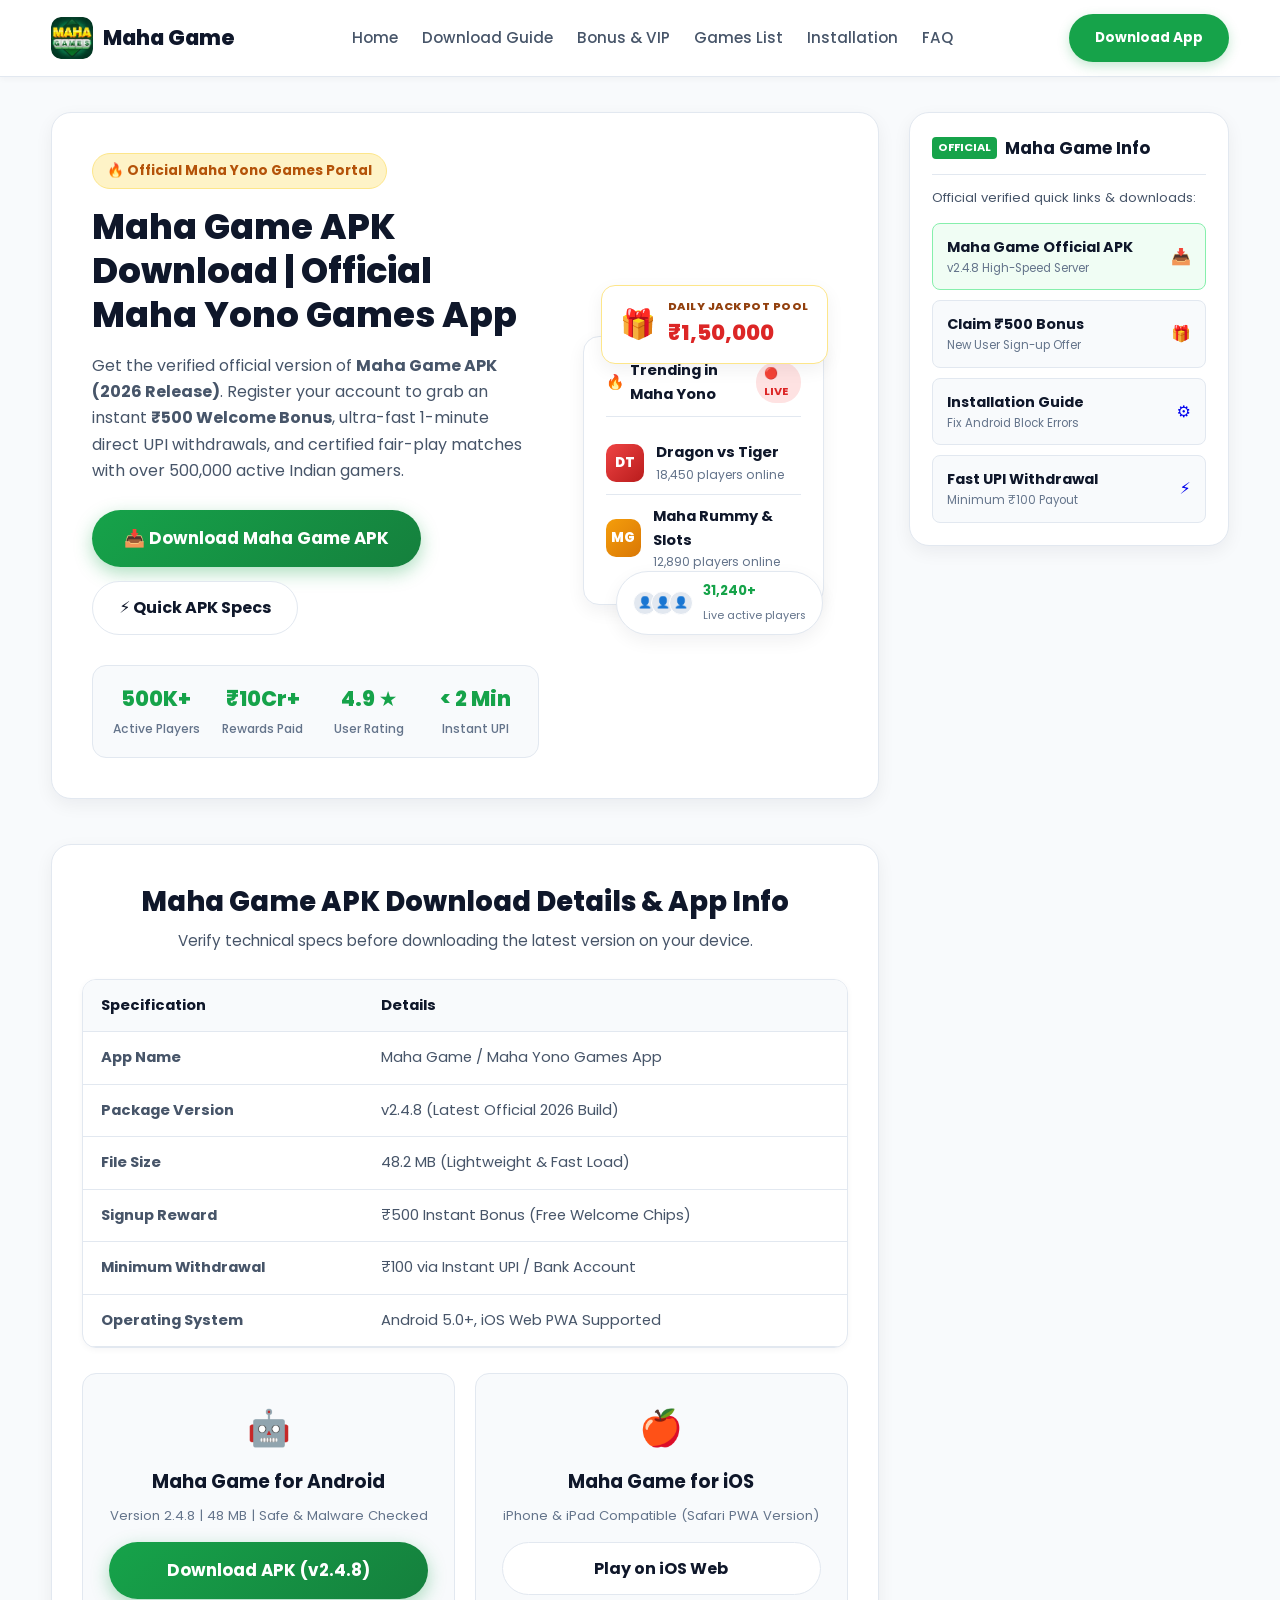
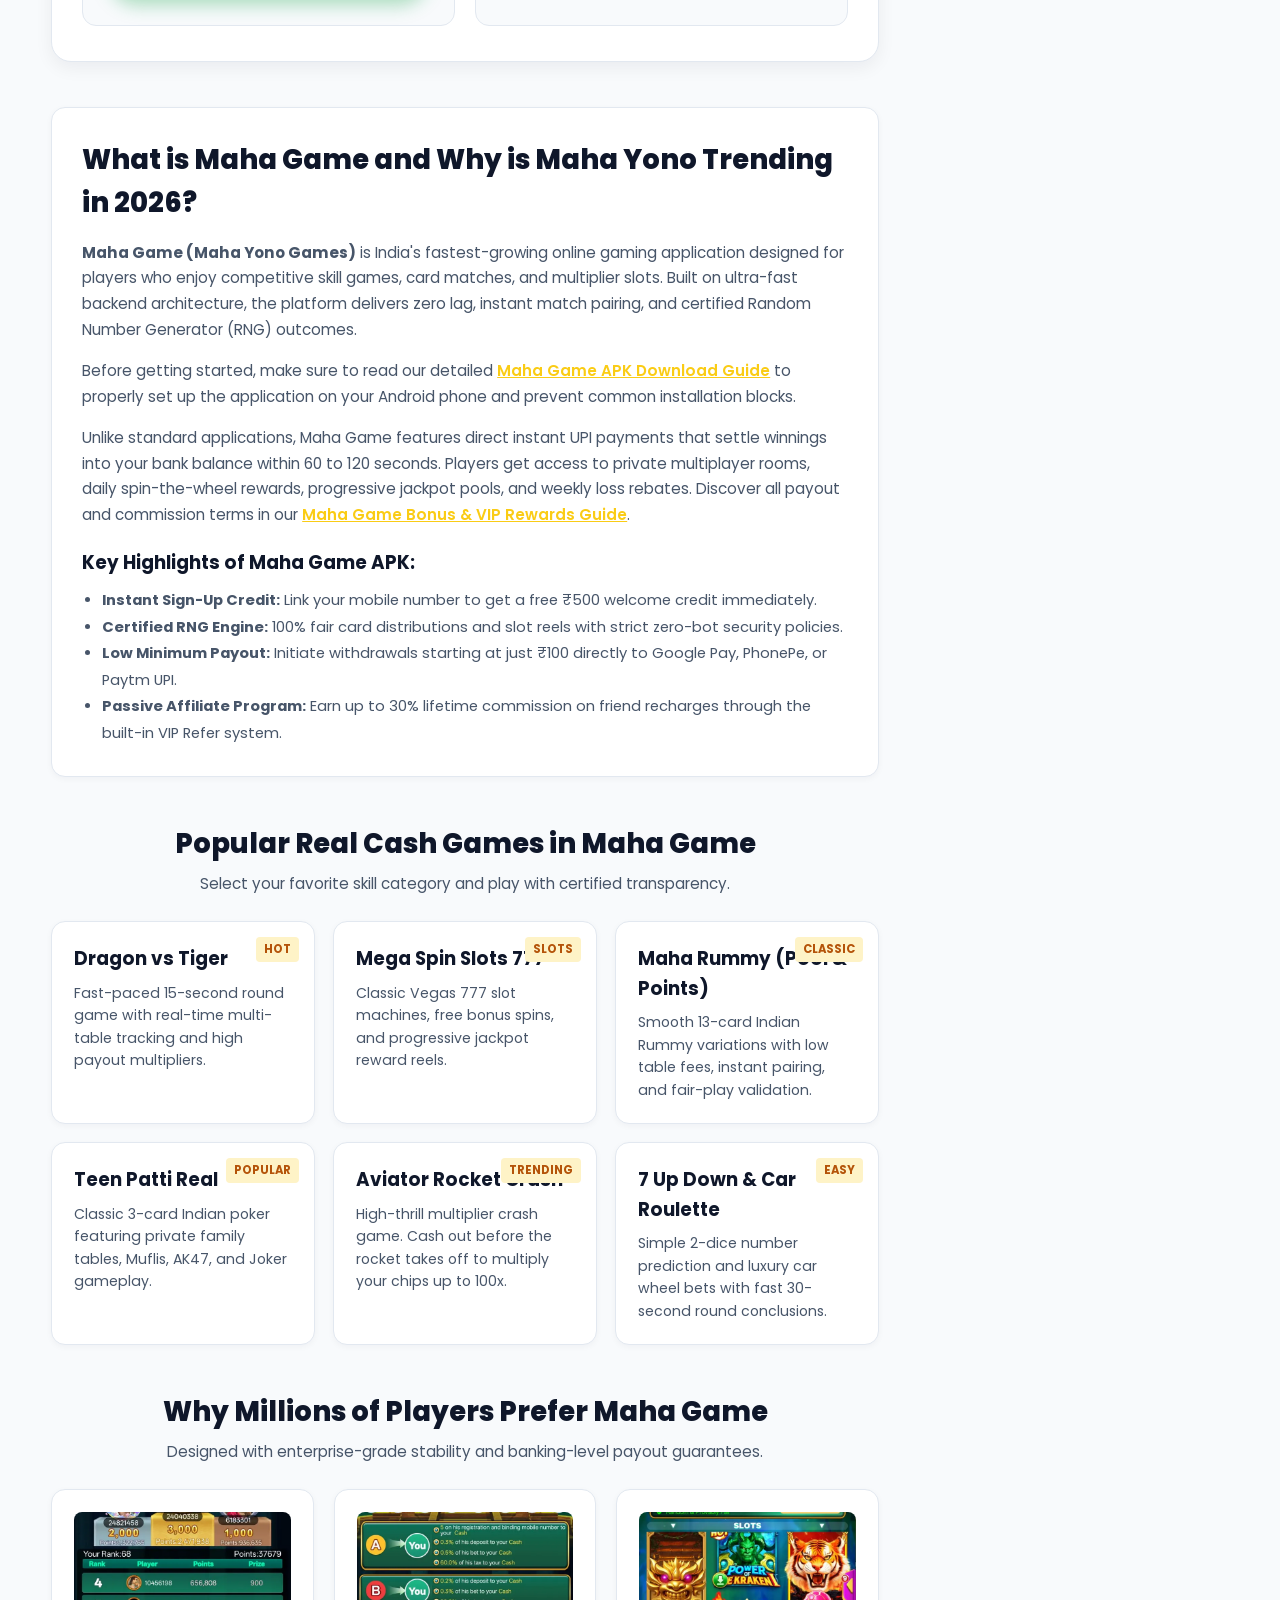
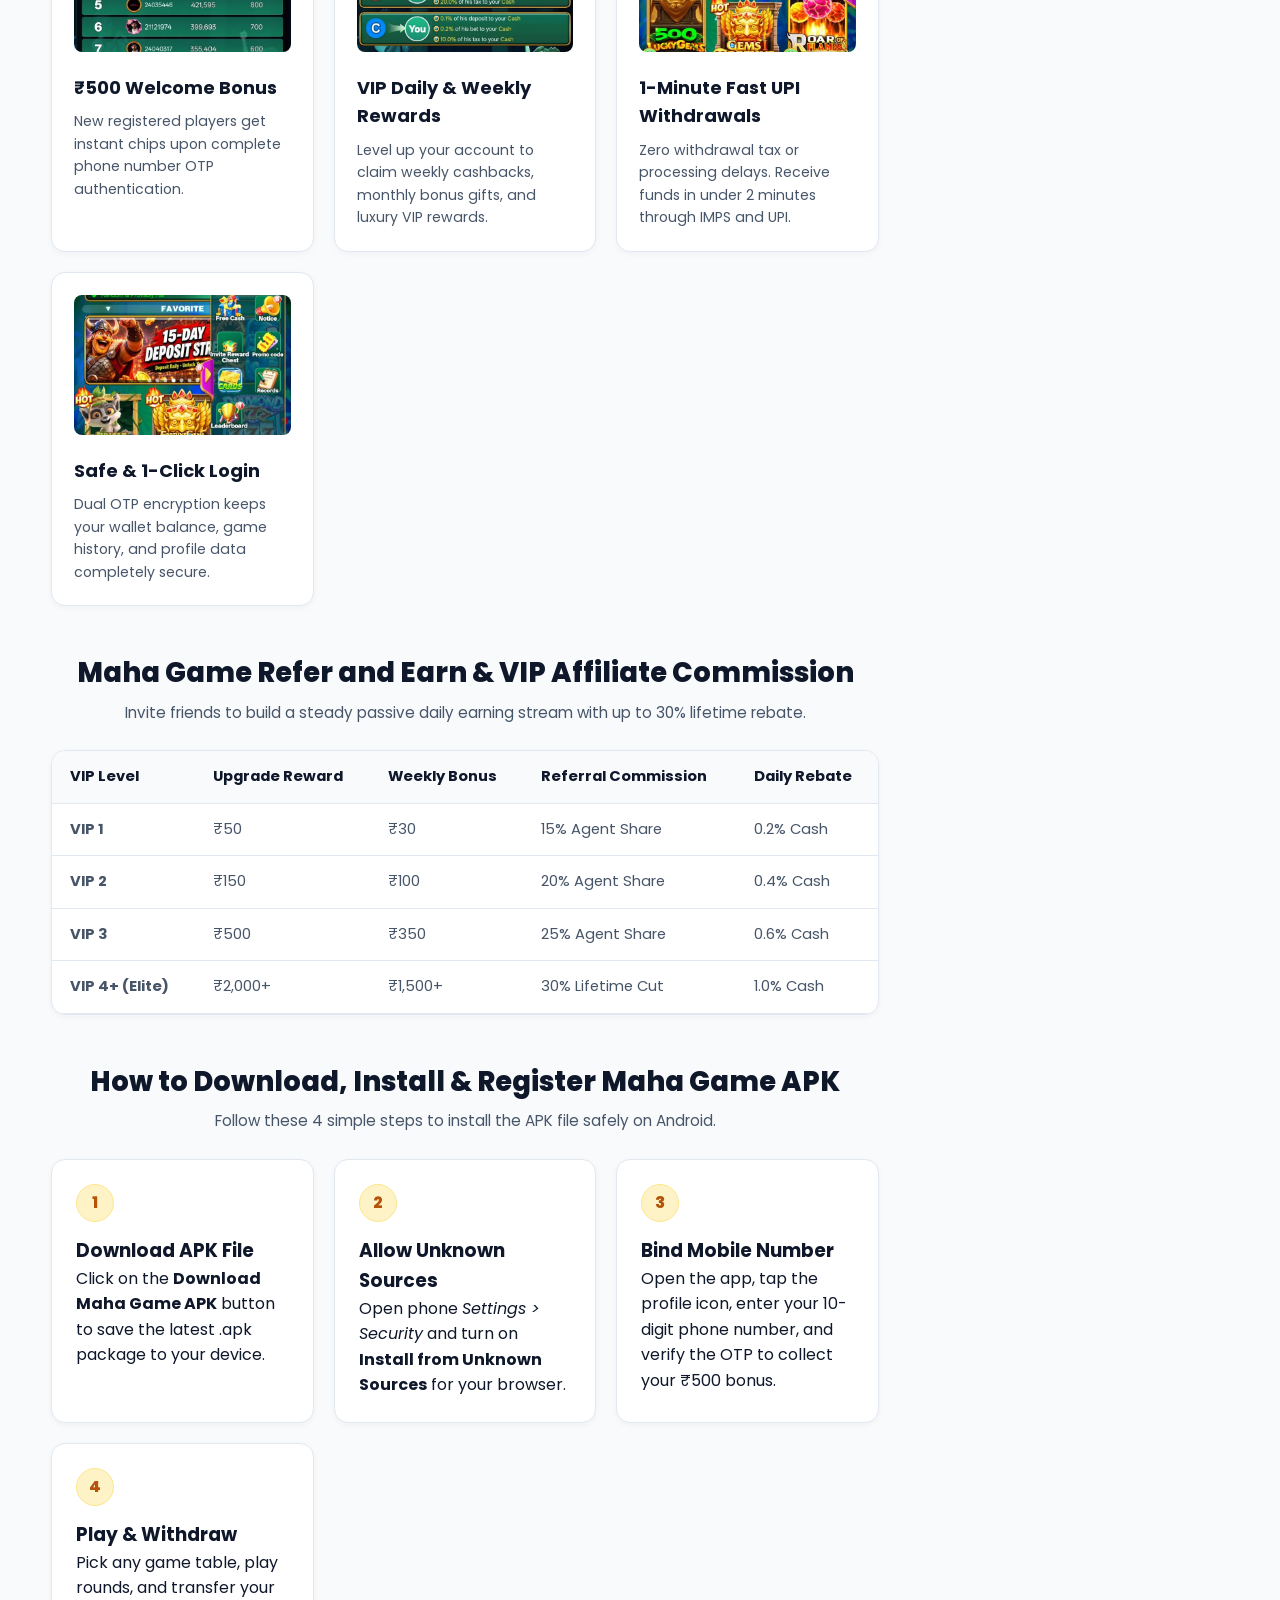
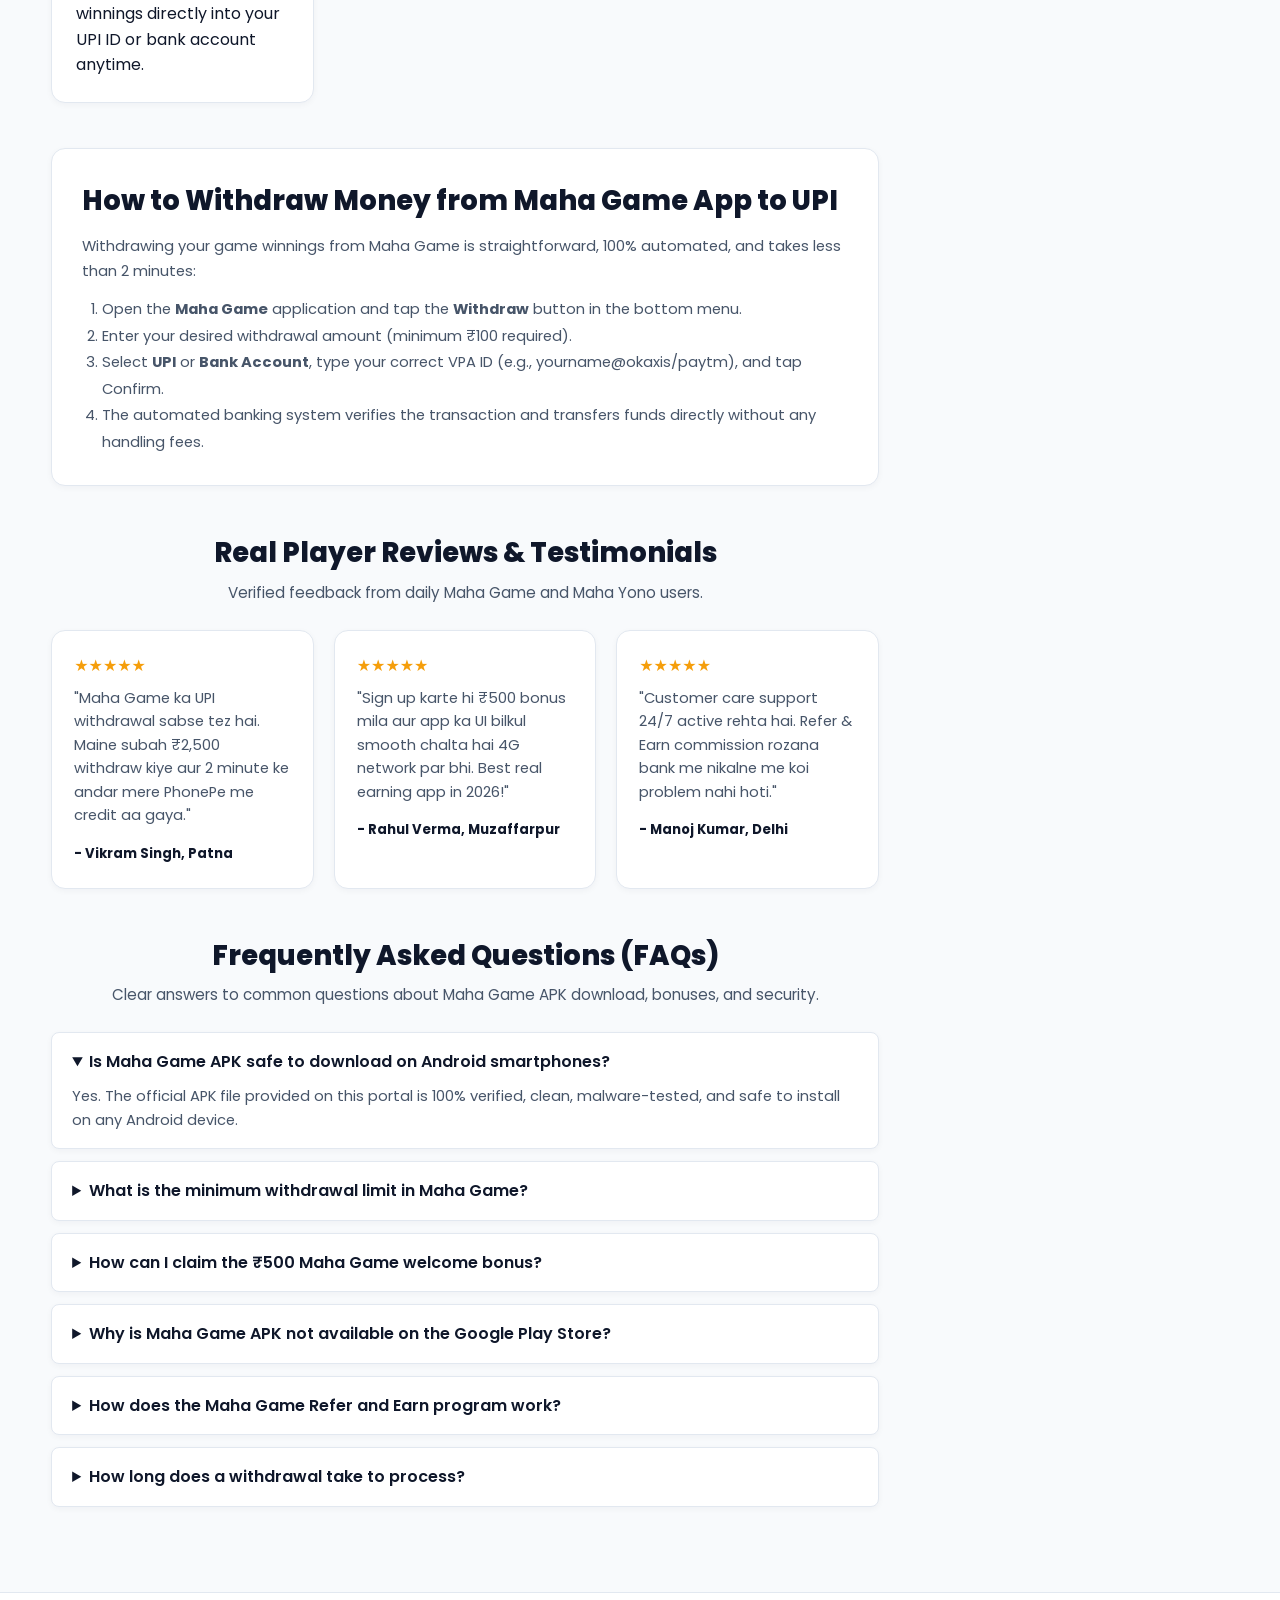
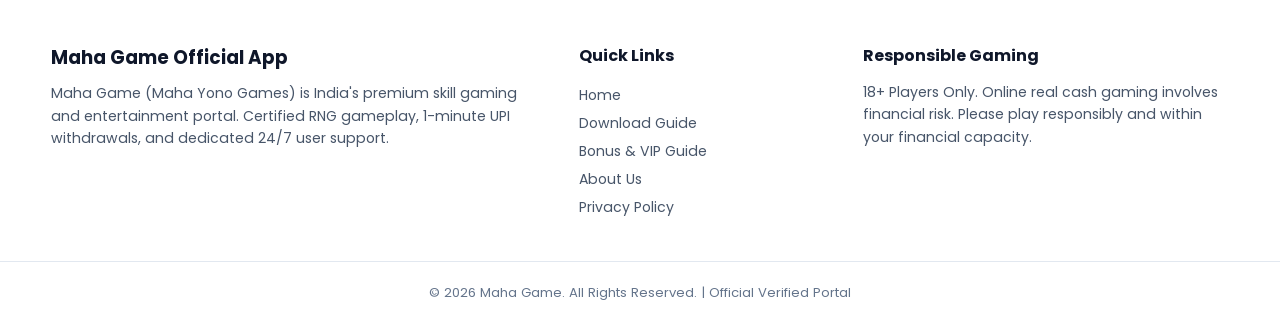
<file: index.html>
<!DOCTYPE html>
<html lang="en">
<head>
    <meta charset="UTF-8">
    <meta name="viewport" content="width=device-width, initial-scale=1.0">
    <title>Maha Game APK Download | Maha Yono Games App Official 2026</title>
    
    <!-- High-Ranking SEO Meta Tags -->
    <meta name="title" content="Maha Game APK Download | Maha Yono Games App Official 2026">
    <meta name="description" content="Download official Maha Game APK (v2.4.8). Play trending Maha Yono Games, get instant ₹500 sign-up bonus, daily spin rewards, and 1-minute UPI withdrawals.">
    <meta name="keywords" content="maha game, maha game apk, maha game download, maha games, maha yono games, maha game login, maha game app, maha yono apk download, maha game bonus">
    <meta name="robots" content="index, follow, max-snippet:-1, max-video-preview:-1, max-image-preview:large">
    <meta name="author" content="Maha Game Official">

    <!-- Canonical URL -->
    <link rel="canonical" href="https://mahagameapp.com/">

    <!-- Open Graph Meta Tags -->
    <meta property="og:title" content="Maha Game APK Download | Maha Yono Games Official">
    <meta property="og:description" content="Download official Maha Game APK. Instant ₹500 welcome bonus, 1-minute UPI withdrawals, and verified fair gameplay.">
    <meta property="og:image" content="images/logo.webp">
    <meta property="og:url" content="https://mahagameapp.com/">
    <meta property="og:type" content="website">

    <link rel="icon" type="image/webp" href="images/logo.webp">
    <link rel="stylesheet" href="style.css">

    <!-- Google Fonts -->
    <link rel="preconnect" href="https://fonts.googleapis.com">
    <link rel="preconnect" href="https://fonts.gstatic.com" crossorigin>
    <link href="https://fonts.googleapis.com/css2?family=Poppins:wght@300;400;500;600;700;800&display=swap" rel="stylesheet">

    <!-- Rich Google Schema Markup (SoftwareApplication + FAQPage) -->
    <script type="application/ld+json">
    {
      "@context": "https://schema.org",
      "@graph": [
        {
          "@type": "SoftwareApplication",
          "name": "Maha Game (Maha Yono Games Official)",
          "operatingSystem": "Android 5.0 and above, iOS Web",
          "applicationCategory": "GameApplication",
          "downloadUrl": "https://b-mahagames.com/?code=J24G3LTM7PL&t=1788603895",
          "softwareVersion": "2.4.8",
          "fileSize": "48.2 MB",
          "aggregateRating": {
            "@type": "AggregateRating",
            "ratingValue": "4.9",
            "ratingCount": "84210"
          },
          "offers": {
            "@type": "Offer",
            "price": "0",
            "priceCurrency": "INR"
          }
        },
        {
          "@type": "FAQPage",
          "mainEntity": [
            {
              "@type": "Question",
              "name": "How to download official Maha Game APK?",
              "acceptedAnswer": {
                "@type": "Answer",
                "text": "Click on the 'Download Maha Game APK' button on this page to download the latest setup file. Open phone Settings > Security, allow 'Install from Unknown Sources', and complete the installation."
              }
            },
            {
              "@type": "Question",
              "name": "How to claim ₹500 signup bonus in Maha Game?",
              "acceptedAnswer": {
                "@type": "Answer",
                "text": "Launch the Maha Game application, enter your 10-digit phone number, submit the SMS verification code (OTP), and your profile will be credited with ₹500 signup rewards instantly."
              }
            },
            {
              "@type": "Question",
              "name": "What is the minimum withdrawal limit in Maha Game app?",
              "acceptedAnswer": {
                "@type": "Answer",
                "text": "The minimum withdrawal limit is ₹100. Payouts are sent directly to your linked UPI address (PhonePe, Google Pay, Paytm) or Indian bank account in under 2 minutes."
              }
            },
            {
              "@type": "Question",
              "name": "Is Maha Game APK safe and verified?",
              "acceptedAnswer": {
                "@type": "Answer",
                "text": "Yes, Maha Game APK is 100% clean, virus-checked, malware-free, and protected by end-to-end OTP authentication."
              }
            },
            {
              "@type": "Question",
              "name": "What games are included inside Maha Yono Games?",
              "acceptedAnswer": {
                "@type": "Answer",
                "text": "Maha Yono includes Dragon vs Tiger, Aviator Crash, 7 Up Down, Points Rummy, Teen Patti Real, Car Roulette, and 777 Jackpot Slots."
              }
            },
            {
              "@type": "Question",
              "name": "How much can I earn from Maha Game Refer and Earn?",
              "acceptedAnswer": {
                "@type": "Answer",
                "text": "You can earn up to 30% lifetime agent recharge commission along with weekly VIP bonuses and direct cash incentives for active referrals."
              }
            }
          ]
        }
      ]
    }
    </script>
</head>
<body>

    <!-- Header / Navbar -->
    <header class="site-header">
        <div class="container nav-wrapper">
            <a href="index.html" class="brand-logo">
                <img src="images/logo.webp" alt="Maha Game Official Logo" width="42" height="42">
                <span>Maha Game</span>
            </a>
            <nav class="main-nav" id="mainNav">
                <a href="index.html">Home</a>
                <a href="maha-game-download.html">Download Guide</a>
                <a href="maha-game-bonus.html">Bonus & VIP</a>
                <a href="#games">Games List</a>
                <a href="#how-to-play">Installation</a>
                <a href="#faq">FAQ</a>
            </nav>
            <div class="header-action">
                <a href="https://b-mahagames.com/?code=J24G3LTM7PL&t=1788603895" target="_blank" rel="noopener noreferrer" class="btn btn-download-header">Download App</a>
                <button class="menu-toggle" id="menuToggle" aria-label="Toggle Navigation">☰</button>
            </div>
        </div>
    </header>

    <!-- Main Container Layout -->
    <div class="page-layout container">
        
        <main class="main-content">
            
            <!-- Hero Section -->
            <section class="hero-section" id="home">
                <div class="hero-content">
                    <span class="badge-tag">🔥 Official Maha Yono Games Portal</span>
                    <h1>Maha Game APK Download | Official Maha Yono Games App</h1>
                    <p>Get the verified official version of <strong>Maha Game APK (2026 Release)</strong>. Register your account to grab an instant <strong>₹500 Welcome Bonus</strong>, ultra-fast 1-minute direct UPI withdrawals, and certified fair-play matches with over 500,000 active Indian gamers.</p>
                    
                    <div class="hero-buttons">
                        <a href="https://b-mahagames.com/?code=J24G3LTM7PL&t=1788603895" target="_blank" rel="noopener noreferrer" class="btn btn-download-primary pulse">
                            📥 Download Maha Game APK
                        </a>
                        <a href="#download" class="btn btn-outline">
                            ⚡ Quick APK Specs
                        </a>
                    </div>

                    <!-- Trust Stats Bar -->
                    <div class="stats-grid">
                        <div class="stat-card">
                            <span class="stat-num">500K+</span>
                            <span class="stat-label">Active Players</span>
                        </div>
                        <div class="stat-card">
                            <span class="stat-num">₹10Cr+</span>
                            <span class="stat-label">Rewards Paid</span>
                        </div>
                        <div class="stat-card">
                            <span class="stat-num">4.9 ★</span>
                            <span class="stat-label">User Rating</span>
                        </div>
                        <div class="stat-card">
                            <span class="stat-num">&lt; 2 Min</span>
                            <span class="stat-label">Instant UPI</span>
                        </div>
                    </div>
                </div>

                <!-- Right Side Interactive Box -->
                <div class="hero-media interactive-hero-box">
                    <div class="floating-jackpot-card">
                        <div class="jackpot-icon">🎁</div>
                        <div class="jackpot-details">
                            <span class="jackpot-label">DAILY JACKPOT POOL</span>
                            <span class="jackpot-amount">₹1,50,000</span>
                        </div>
                    </div>

                    <div class="hot-now-card">
                        <div class="hot-header">
                            <div class="hot-title">
                                <span>🔥</span>
                                <strong>Trending in Maha Yono</strong>
                            </div>
                            <span class="live-pulse-badge">🔴 LIVE</span>
                        </div>
                        
                        <div class="hot-game-row">
                            <div class="mini-app-badge red-badge">DT</div>
                            <div class="hot-game-text">
                                <strong>Dragon vs Tiger</strong>
                                <small>18,450 players online</small>
                            </div>
                        </div>

                        <div class="hot-game-row">
                            <div class="mini-app-badge gold-badge">MG</div>
                            <div class="hot-game-text">
                                <strong>Maha Rummy & Slots</strong>
                                <small>12,890 players online</small>
                            </div>
                        </div>
                    </div>

                    <div class="online-players-badge">
                        <div class="avatar-group">
                            <span class="avatar">👤</span>
                            <span class="avatar">👤</span>
                            <span class="avatar">👤</span>
                        </div>
                        <div class="online-text">
                            <strong>31,240+</strong>
                            <small>Live active players</small>
                        </div>
                    </div>
                </div>
            </section>

            <!-- Direct Download & Technical Information Table -->
            <section class="quick-download-box" id="download">
                <div class="section-title">
                    <h2>Maha Game APK Download Details & App Info</h2>
                    <p>Verify technical specs before downloading the latest version on your device.</p>
                </div>

                <div class="vip-table-wrapper" style="margin-bottom: 25px;">
                    <table class="custom-table">
                        <thead>
                            <tr>
                                <th>Specification</th>
                                <th>Details</th>
                            </tr>
                        </thead>
                        <tbody>
                            <tr>
                                <td><strong>App Name</strong></td>
                                <td>Maha Game / Maha Yono Games App</td>
                            </tr>
                            <tr>
                                <td><strong>Package Version</strong></td>
                                <td>v2.4.8 (Latest Official 2026 Build)</td>
                            </tr>
                            <tr>
                                <td><strong>File Size</strong></td>
                                <td>48.2 MB (Lightweight & Fast Load)</td>
                            </tr>
                            <tr>
                                <td><strong>Signup Reward</strong></td>
                                <td>₹500 Instant Bonus (Free Welcome Chips)</td>
                            </tr>
                            <tr>
                                <td><strong>Minimum Withdrawal</strong></td>
                                <td>₹100 via Instant UPI / Bank Account</td>
                            </tr>
                            <tr>
                                <td><strong>Operating System</strong></td>
                                <td>Android 5.0+, iOS Web PWA Supported</td>
                            </tr>
                        </tbody>
                    </table>
                </div>

                <div class="download-cards-grid">
                    <div class="dl-card">
                        <div class="dl-icon">🤖</div>
                        <h3>Maha Game for Android</h3>
                        <p class="dl-meta">Version 2.4.8 | 48 MB | Safe & Malware Checked</p>
                        <a href="https://b-mahagames.com/?code=J24G3LTM7PL&t=1788603895" target="_blank" rel="noopener noreferrer" class="btn btn-download-primary full-width">Download APK (v2.4.8)</a>
                    </div>
                    <div class="dl-card">
                        <div class="dl-icon">🍎</div>
                        <h3>Maha Game for iOS</h3>
                        <p class="dl-meta">iPhone & iPad Compatible (Safari PWA Version)</p>
                        <a href="https://b-mahagames.com/?code=J24G3LTM7PL&t=1788603895" target="_blank" rel="noopener noreferrer" class="btn btn-outline full-width">Play on iOS Web</a>
                    </div>
                </div>
            </section>

            <!-- High-Density SEO Content Overview Block With Natural Internal Links -->
            <section class="feature-box" id="overview" style="padding: 30px;">
                <div class="section-title" style="text-align: left; margin-bottom: 15px;">
                    <h2>What is Maha Game and Why is Maha Yono Trending in 2026?</h2>
                </div>
                <p style="color: var(--text-secondary); margin-bottom: 15px; font-size: 0.95rem; line-height: 1.7;">
                    <strong>Maha Game (Maha Yono Games)</strong> is India's fastest-growing online gaming application designed for players who enjoy competitive skill games, card matches, and multiplier slots. Built on ultra-fast backend architecture, the platform delivers zero lag, instant match pairing, and certified Random Number Generator (RNG) outcomes.
                </p>
                <p style="color: var(--text-secondary); margin-bottom: 15px; font-size: 0.95rem; line-height: 1.7;">
                    Before getting started, make sure to read our detailed <a href="maha-game-download.html" style="color: #facc15; font-weight: 600; text-decoration: underline;">Maha Game APK Download Guide</a> to properly set up the application on your Android phone and prevent common installation blocks.
                </p>
                <p style="color: var(--text-secondary); margin-bottom: 15px; font-size: 0.95rem; line-height: 1.7;">
                    Unlike standard applications, Maha Game features direct instant UPI payments that settle winnings into your bank balance within 60 to 120 seconds. Players get access to private multiplayer rooms, daily spin-the-wheel rewards, progressive jackpot pools, and weekly loss rebates. Discover all payout and commission terms in our <a href="maha-game-bonus.html" style="color: #facc15; font-weight: 600; text-decoration: underline;">Maha Game Bonus & VIP Rewards Guide</a>.
                </p>
                <h3 style="color: var(--text-primary); font-size: 1.15rem; margin-top: 20px; margin-bottom: 10px;">Key Highlights of Maha Game APK:</h3>
                <ul style="color: var(--text-secondary); padding-left: 20px; line-height: 1.8; font-size: 0.92rem;">
                    <li><strong>Instant Sign-Up Credit:</strong> Link your mobile number to get a free ₹500 welcome credit immediately.</li>
                    <li><strong>Certified RNG Engine:</strong> 100% fair card distributions and slot reels with strict zero-bot security policies.</li>
                    <li><strong>Low Minimum Payout:</strong> Initiate withdrawals starting at just ₹100 directly to Google Pay, PhonePe, or Paytm UPI.</li>
                    <li><strong>Passive Affiliate Program:</strong> Earn up to 30% lifetime commission on friend recharges through the built-in VIP Refer system.</li>
                </ul>
            </section>

            <!-- Available Games Directory -->
            <section class="games-directory-section" id="games">
                <div class="section-title">
                    <h2>Popular Real Cash Games in Maha Game</h2>
                    <p>Select your favorite skill category and play with certified transparency.</p>
                </div>
                <div class="games-category-grid">
                    <div class="game-item-card">
                        <div class="game-item-badge">HOT</div>
                        <h3>Dragon vs Tiger</h3>
                        <p>Fast-paced 15-second round game with real-time multi-table tracking and high payout multipliers.</p>
                    </div>
                    <div class="game-item-card">
                        <div class="game-item-badge">SLOTS</div>
                        <h3>Mega Spin Slots 777</h3>
                        <p>Classic Vegas 777 slot machines, free bonus spins, and progressive jackpot reward reels.</p>
                    </div>
                    <div class="game-item-card">
                        <div class="game-item-badge">CLASSIC</div>
                        <h3>Maha Rummy (Pool & Points)</h3>
                        <p>Smooth 13-card Indian Rummy variations with low table fees, instant pairing, and fair-play validation.</p>
                    </div>
                    <div class="game-item-card">
                        <div class="game-item-badge">POPULAR</div>
                        <h3>Teen Patti Real</h3>
                        <p>Classic 3-card Indian poker featuring private family tables, Muflis, AK47, and Joker gameplay.</p>
                    </div>
                    <div class="game-item-card">
                        <div class="game-item-badge">TRENDING</div>
                        <h3>Aviator Rocket Crash</h3>
                        <p>High-thrill multiplier crash game. Cash out before the rocket takes off to multiply your chips up to 100x.</p>
                    </div>
                    <div class="game-item-card">
                        <div class="game-item-badge">EASY</div>
                        <h3>7 Up Down & Car Roulette</h3>
                        <p>Simple 2-dice number prediction and luxury car wheel bets with fast 30-second round conclusions.</p>
                    </div>
                </div>
            </section>

            <!-- Features Section -->
            <section class="features-section" id="features">
                <div class="section-title">
                    <h2>Why Millions of Players Prefer Maha Game</h2>
                    <p>Designed with enterprise-grade stability and banking-level payout guarantees.</p>
                </div>

                <div class="features-grid">
                    <div class="feature-box">
                        <img src="images/bonus.webp" alt="Maha Game Daily Bonus" width="240" height="140" loading="lazy">
                        <h3>₹500 Welcome Bonus</h3>
                        <p>New registered players get instant chips upon complete phone number OTP authentication.</p>
                    </div>
                    <div class="feature-box">
                        <img src="images/reward.webp" alt="Maha Game VIP Loyalty Program" width="240" height="140" loading="lazy">
                        <h3>VIP Daily & Weekly Rewards</h3>
                        <p>Level up your account to claim weekly cashbacks, monthly bonus gifts, and luxury VIP rewards.</p>
                    </div>
                    <div class="feature-box">
                        <img src="images/withdraw.webp" alt="Maha Game Instant Withdrawals" width="240" height="140" loading="lazy">
                        <h3>1-Minute Fast UPI Withdrawals</h3>
                        <p>Zero withdrawal tax or processing delays. Receive funds in under 2 minutes through IMPS and UPI.</p>
                    </div>
                    <div class="feature-box">
                        <img src="images/login.webp" alt="Maha Game Safe OTP Login" width="240" height="140" loading="lazy">
                        <h3>Safe & 1-Click Login</h3>
                        <p>Dual OTP encryption keeps your wallet balance, game history, and profile data completely secure.</p>
                    </div>
                </div>
            </section>

            <!-- VIP & Refer Section -->
            <section class="vip-referral-section" id="vip">
                <div class="section-title">
                    <h2>Maha Game Refer and Earn & VIP Affiliate Commission</h2>
                    <p>Invite friends to build a steady passive daily earning stream with up to 30% lifetime rebate.</p>
                </div>
                <div class="vip-table-wrapper">
                    <table class="custom-table">
                        <thead>
                            <tr>
                                <th>VIP Level</th>
                                <th>Upgrade Reward</th>
                                <th>Weekly Bonus</th>
                                <th>Referral Commission</th>
                                <th>Daily Rebate</th>
                            </tr>
                        </thead>
                        <tbody>
                            <tr>
                                <td><strong>VIP 1</strong></td>
                                <td>₹50</td>
                                <td>₹30</td>
                                <td>15% Agent Share</td>
                                <td>0.2% Cash</td>
                            </tr>
                            <tr>
                                <td><strong>VIP 2</strong></td>
                                <td>₹150</td>
                                <td>₹100</td>
                                <td>20% Agent Share</td>
                                <td>0.4% Cash</td>
                            </tr>
                            <tr>
                                <td><strong>VIP 3</strong></td>
                                <td>₹500</td>
                                <td>₹350</td>
                                <td>25% Agent Share</td>
                                <td>0.6% Cash</td>
                            </tr>
                            <tr>
                                <td><strong>VIP 4+ (Elite)</strong></td>
                                <td>₹2,000+</td>
                                <td>₹1,500+</td>
                                <td>30% Lifetime Cut</td>
                                <td>1.0% Cash</td>
                            </tr>
                        </tbody>
                    </table>
                </div>
            </section>

            <!-- Step-by-Step Installation Guide -->
            <section class="guide-section" id="how-to-play">
                <div class="section-title">
                    <h2>How to Download, Install & Register Maha Game APK</h2>
                    <p>Follow these 4 simple steps to install the APK file safely on Android.</p>
                </div>

                <div class="steps-container">
                    <div class="step-card">
                        <div class="step-badge">1</div>
                        <h3>Download APK File</h3>
                        <p>Click on the <strong>Download Maha Game APK</strong> button to save the latest <code>.apk</code> package to your device.</p>
                    </div>
                    <div class="step-card">
                        <div class="step-badge">2</div>
                        <h3>Allow Unknown Sources</h3>
                        <p>Open phone <em>Settings > Security</em> and turn on <strong>Install from Unknown Sources</strong> for your browser.</p>
                    </div>
                    <div class="step-card">
                        <div class="step-badge">3</div>
                        <h3>Bind Mobile Number</h3>
                        <p>Open the app, tap the profile icon, enter your 10-digit phone number, and verify the OTP to collect your ₹500 bonus.</p>
                    </div>
                    <div class="step-card">
                        <div class="step-badge">4</div>
                        <h3>Play & Withdraw</h3>
                        <p>Pick any game table, play rounds, and transfer your winnings directly into your UPI ID or bank account anytime.</p>
                    </div>
                </div>
            </section>

            <!-- In-Depth Withdrawal Guide -->
            <section class="feature-box" style="padding: 30px;">
                <div class="section-title" style="text-align: left; margin-bottom: 12px;">
                    <h2>How to Withdraw Money from Maha Game App to UPI</h2>
                </div>
                <p style="color: var(--text-secondary); margin-bottom: 12px; font-size: 0.92rem; line-height: 1.7;">
                    Withdrawing your game winnings from Maha Game is straightforward, 100% automated, and takes less than 2 minutes:
                </p>
                <ol style="color: var(--text-secondary); padding-left: 20px; line-height: 1.8; font-size: 0.92rem;">
                    <li>Open the <strong>Maha Game</strong> application and tap the <strong>Withdraw</strong> button in the bottom menu.</li>
                    <li>Enter your desired withdrawal amount (minimum ₹100 required).</li>
                    <li>Select <strong>UPI</strong> or <strong>Bank Account</strong>, type your correct VPA ID (e.g., yourname@okaxis/paytm), and tap Confirm.</li>
                    <li>The automated banking system verifies the transaction and transfers funds directly without any handling fees.</li>
                </ol>
            </section>

            <!-- Real Player Reviews -->
            <section class="reviews-section">
                <div class="section-title">
                    <h2>Real Player Reviews & Testimonials</h2>
                    <p>Verified feedback from daily Maha Game and Maha Yono users.</p>
                </div>
                <div class="reviews-grid">
                    <div class="review-card">
                        <div class="review-stars">★★★★★</div>
                        <p class="review-text">"Maha Game ka UPI withdrawal sabse tez hai. Maine subah ₹2,500 withdraw kiye aur 2 minute ke andar mere PhonePe me credit aa gaya."</p>
                        <span class="reviewer-name">- Vikram Singh, Patna</span>
                    </div>
                    <div class="review-card">
                        <div class="review-stars">★★★★★</div>
                        <p class="review-text">"Sign up karte hi ₹500 bonus mila aur app ka UI bilkul smooth chalta hai 4G network par bhi. Best real earning app in 2026!"</p>
                        <span class="reviewer-name">- Rahul Verma, Muzaffarpur</span>
                    </div>
                    <div class="review-card">
                        <div class="review-stars">★★★★★</div>
                        <p class="review-text">"Customer care support 24/7 active rehta hai. Refer & Earn commission rozana bank me nikalne me koi problem nahi hoti."</p>
                        <span class="reviewer-name">- Manoj Kumar, Delhi</span>
                    </div>
                </div>
            </section>

            <!-- FAQ Section -->
            <section class="faq-section" id="faq">
                <div class="section-title">
                    <h2>Frequently Asked Questions (FAQs)</h2>
                    <p>Clear answers to common questions about Maha Game APK download, bonuses, and security.</p>
                </div>

                <div class="faq-accordion">
                    <details class="faq-item" open>
                        <summary>Is Maha Game APK safe to download on Android smartphones?</summary>
                        <p>Yes. The official APK file provided on this portal is 100% verified, clean, malware-tested, and safe to install on any Android device.</p>
                    </details>
                    <details class="faq-item">
                        <summary>What is the minimum withdrawal limit in Maha Game?</summary>
                        <p>The minimum withdrawal limit is ₹100. Funds can be withdrawn directly to your Bank Account, Google Pay, PhonePe, or Paytm UPI with 0% deduction charges.</p>
                    </details>
                    <details class="faq-item">
                        <summary>How can I claim the ₹500 Maha Game welcome bonus?</summary>
                        <p>Download and open the official APK, link your mobile number using SMS OTP authentication, and the ₹500 welcome bonus will be credited into your wallet balance immediately.</p>
                    </details>
                    <details class="faq-item">
                        <summary>Why is Maha Game APK not available on the Google Play Store?</summary>
                        <p>Due to Google Play policies regarding real cash gaming applications in India, verified APK installations are provided directly through our official secure servers.</p>
                    </details>
                    <details class="faq-item">
                        <summary>How does the Maha Game Refer and Earn program work?</summary>
                        <p>Share your exclusive Maha Game referral link with friends. Whenever they register and deposit, you will receive up to 30% lifetime agent recharge commission directly withdrawable to your UPI ID.</p>
                    </details>
                    <details class="faq-item">
                        <summary>How long does a withdrawal take to process?</summary>
                        <p>All UPI and IMPS withdrawals are automated and processed in under 2 minutes, 24 hours a day, 7 days a week.</p>
                    </details>
                </div>
            </section>

        </main>

        <!-- Right Side Panel: Official Maha Game Quick Info -->
        <aside class="popular-games-panel" id="gamesDrawer">
            <div class="panel-header">
                <div class="panel-title-wrap">
                    <span class="panel-badge">OFFICIAL</span>
                    <h3>Maha Game Info</h3>
                </div>
                <button class="close-panel-btn" id="closeDrawer" aria-label="Close Drawer">✕</button>
            </div>
            
            <p class="panel-subtext">Official verified quick links & downloads:</p>

            <div class="game-btn-list">
                <a href="https://b-mahagames.com/?code=J24G3LTM7PL&t=1788603895" target="_blank" rel="noopener noreferrer" class="game-link-card highlight-card">
                    <div class="game-info">
                        <span class="game-domain">Maha Game Official APK</span>
                        <span class="game-tagline">v2.4.8 High-Speed Server</span>
                    </div>
                    <span class="arrow-icon">📥</span>
                </a>

                <a href="maha-game-bonus.html" class="game-link-card">
                    <div class="game-info">
                        <span class="game-domain">Claim ₹500 Bonus</span>
                        <span class="game-tagline">New User Sign-up Offer</span>
                    </div>
                    <span class="arrow-icon">🎁</span>
                </a>

                <a href="maha-game-download.html" class="game-link-card">
                    <div class="game-info">
                        <span class="game-domain">Installation Guide</span>
                        <span class="game-tagline">Fix Android Block Errors</span>
                    </div>
                    <span class="arrow-icon">⚙️</span>
                </a>

                <a href="https://b-mahagames.com/?code=J24G3LTM7PL&t=1788603895" target="_blank" rel="noopener noreferrer" class="game-link-card">
                    <div class="game-info">
                        <span class="game-domain">Fast UPI Withdrawal</span>
                        <span class="game-tagline">Minimum ₹100 Payout</span>
                    </div>
                    <span class="arrow-icon">⚡</span>
                </a>
            </div>
        </aside>

    </div>

    <!-- Mobile Floating Trigger -->
    <button class="mobile-drawer-trigger" id="openDrawer" aria-label="Open App Info">
        <span class="icon">🎮</span>
        <span>Maha Game Links</span>
    </button>
    <div class="drawer-backdrop" id="drawerBackdrop"></div>

    <!-- Footer -->
    <footer class="site-footer">
        <div class="container footer-content">
            <div class="footer-brand">
                <h3>Maha Game Official App</h3>
                <p>Maha Game (Maha Yono Games) is India's premium skill gaming and entertainment portal. Certified RNG gameplay, 1-minute UPI withdrawals, and dedicated 24/7 user support.</p>
            </div>
            <div class="footer-links">
                <h4>Quick Links</h4>
                <ul>
                    <li><a href="index.html">Home</a></li>
                    <li><a href="maha-game-download.html">Download Guide</a></li>
                    <li><a href="maha-game-bonus.html">Bonus & VIP Guide</a></li>
                    <li><a href="about.html">About Us</a></li>
                    <li><a href="privacy.html">Privacy Policy</a></li>
                </ul>
            </div>
            <div class="footer-legal">
                <h4>Responsible Gaming</h4>
                <p>18+ Players Only. Online real cash gaming involves financial risk. Please play responsibly and within your financial capacity.</p>
            </div>
        </div>
        <div class="footer-bottom">
            <p>&copy; 2026 Maha Game. All Rights Reserved. | Official Verified Portal</p>
        </div>
    </footer>

    <!-- Interactive Script -->
    <script>
        const openDrawerBtn = document.getElementById('openDrawer');
        const closeDrawerBtn = document.getElementById('closeDrawer');
        const gamesDrawer = document.getElementById('gamesDrawer');
        const drawerBackdrop = document.getElementById('drawerBackdrop');
        const menuToggle = document.getElementById('menuToggle');
        const mainNav = document.getElementById('mainNav');

        if (openDrawerBtn) {
            openDrawerBtn.addEventListener('click', () => {
                gamesDrawer.classList.add('active');
                drawerBackdrop.classList.add('active');
                document.body.style.overflow = 'hidden';
            });
        }

        function closeDrawer() {
            if (gamesDrawer) gamesDrawer.classList.remove('active');
            if (drawerBackdrop) drawerBackdrop.classList.remove('active');
            document.body.style.overflow = 'auto';
        }

        if (closeDrawerBtn) closeDrawerBtn.addEventListener('click', closeDrawer);
        if (drawerBackdrop) drawerBackdrop.addEventListener('click', closeDrawer);

        if (menuToggle) {
            menuToggle.addEventListener('click', () => {
                mainNav.classList.toggle('nav-active');
            });
        }
    </script>
</body>
</html>
</file>
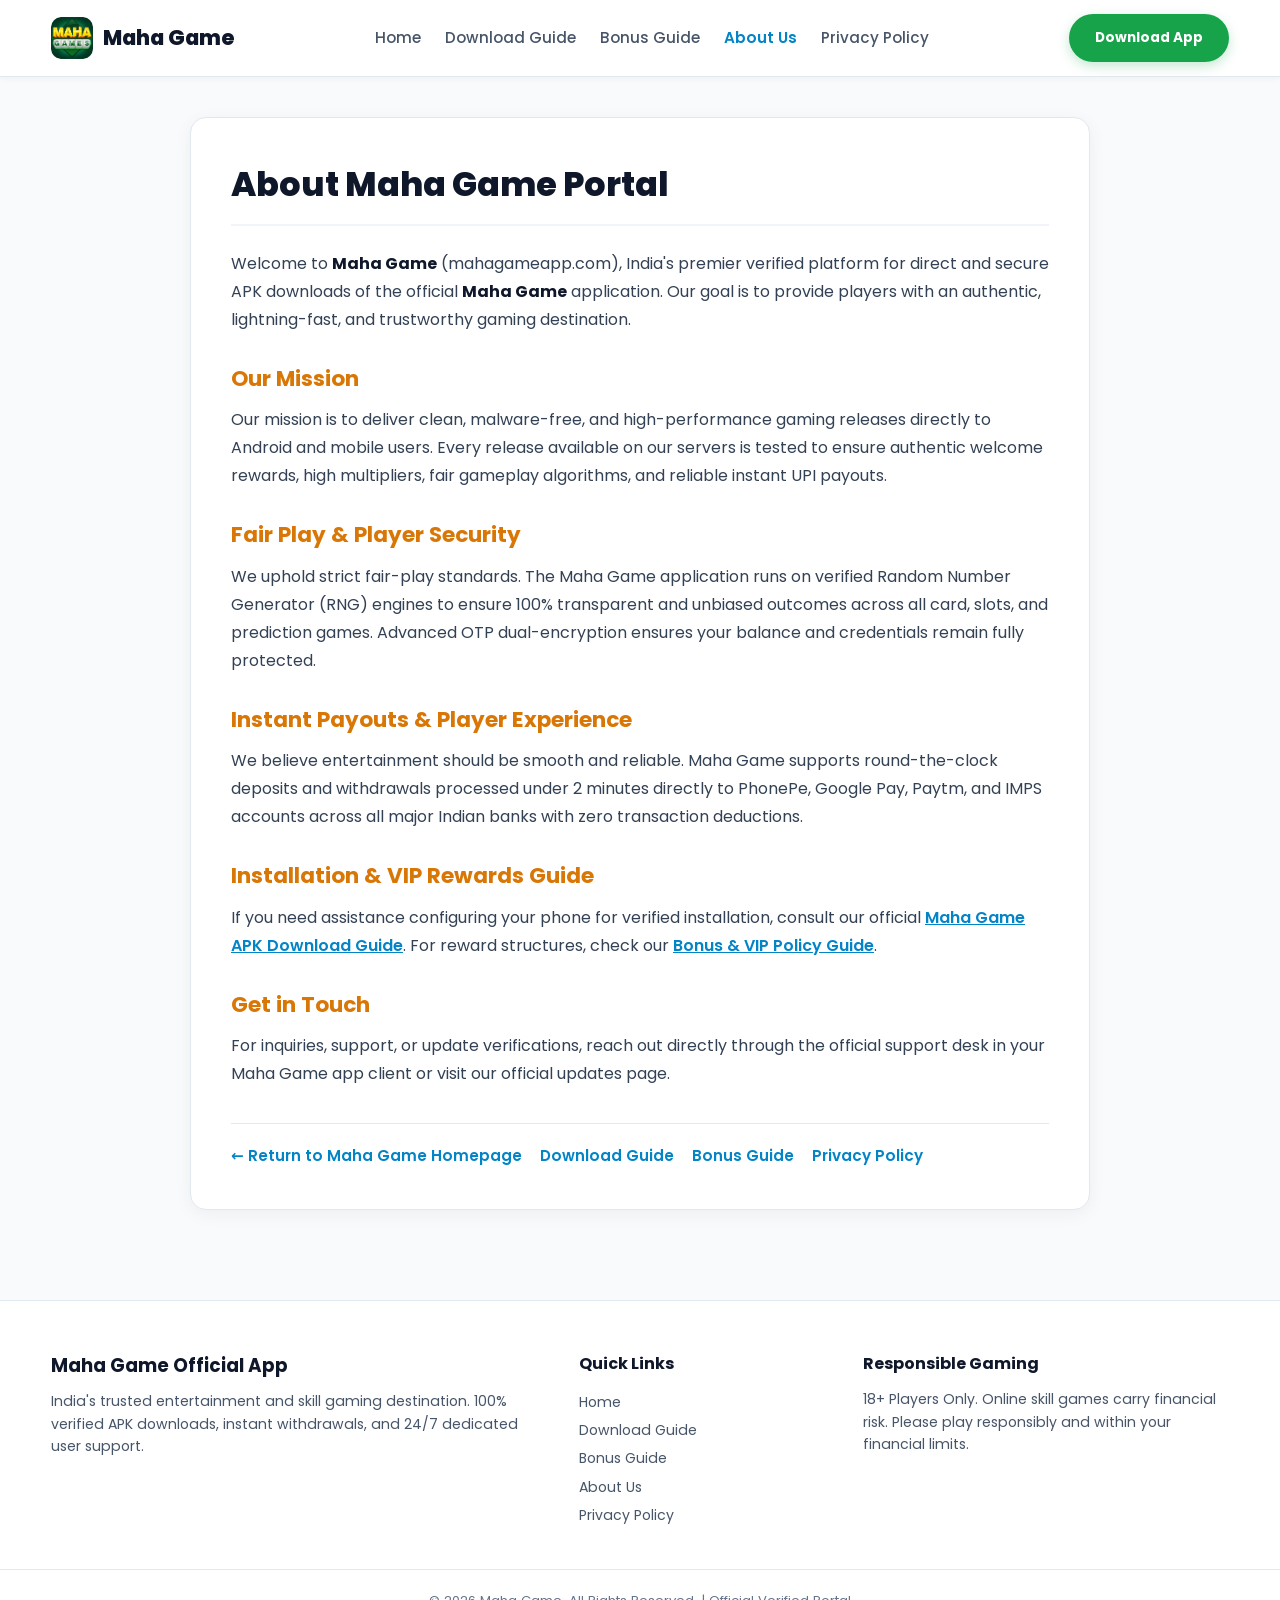
<file: about.html>
<!DOCTYPE html>
<html lang="en">
<head>
    <meta charset="UTF-8">
    <meta name="viewport" content="width=device-width, initial-scale=1.0">
    <title>About Us | Maha Game Official App Portal (2026)</title>
    
    <meta name="description" content="Learn about Maha Game Official App portal. We provide verified, safe, and authentic APK downloads for Maha Game with instant UPI withdrawals and ₹500 signup bonus.">
    <meta name="robots" content="index, follow">
    <link rel="canonical" href="https://mahagameapp.com/about.html">

    <link rel="icon" type="image/webp" href="images/logo.webp">
    <link rel="stylesheet" href="style.css">

    <link rel="preconnect" href="https://fonts.googleapis.com">
    <link rel="preconnect" href="https://fonts.gstatic.com" crossorigin>
    <link href="https://fonts.googleapis.com/css2?family=Poppins:wght@300;400;500;600;700;800&display=swap" rel="stylesheet">

    <style>
        .inner-page-wrapper {
            padding: 40px 0;
            min-height: 75vh;
        }
        .content-card {
            background: #ffffff;
            border: 1px solid #e2e8f0;
            border-radius: 16px;
            padding: 40px;
            box-shadow: 0 4px 18px rgba(15, 23, 42, 0.05);
            max-width: 900px;
            margin: 0 auto;
        }
        .content-card h1 {
            color: #0f172a;
            font-size: 2.1rem;
            font-weight: 800;
            margin-bottom: 24px;
            border-bottom: 2px solid #f1f5f9;
            padding-bottom: 12px;
        }
        .content-card h2 {
            color: #d97706;
            font-size: 1.35rem;
            font-weight: 700;
            margin-top: 28px;
            margin-bottom: 10px;
        }
        .content-card p {
            color: #334155 !important;
            font-size: 1rem;
            line-height: 1.75;
            margin-bottom: 16px;
        }
        .content-card strong {
            color: #0f172a;
        }
        .back-nav-box {
            margin-top: 35px;
            padding-top: 20px;
            border-top: 1px solid #e2e8f0;
            display: flex;
            gap: 18px;
            flex-wrap: wrap;
            align-items: center;
        }
        .back-nav-box a {
            color: #0284c7;
            font-weight: 600;
            font-size: 0.95rem;
            text-decoration: none;
        }
        .back-nav-box a:hover {
            text-decoration: underline;
        }
    </style>
</head>
<body>

    <!-- Header / Navbar -->
    <header class="site-header">
        <div class="container nav-wrapper">
            <a href="index.html" class="brand-logo">
                <img src="images/logo.webp" alt="Maha Game Official Logo" width="42" height="42">
                <span>Maha Game</span>
            </a>
            <nav class="main-nav" id="mainNav">
                <a href="index.html">Home</a>
                <a href="maha-game-download.html">Download Guide</a>
                <a href="maha-game-bonus.html">Bonus Guide</a>
                <a href="about.html" style="color: #0284c7; font-weight: 600;">About Us</a>
                <a href="privacy.html">Privacy Policy</a>
            </nav>
            <div class="header-action">
                <a href="https://b-mahagames.com/?code=J24G3LTM7PL&t=1788603895" target="_blank" rel="noopener noreferrer" class="btn btn-download-header">Download App</a>
                <button class="menu-toggle" id="menuToggle" aria-label="Toggle Navigation">☰</button>
            </div>
        </div>
    </header>

    <!-- Main Content Area -->
    <div class="inner-page-wrapper container">
        <div class="content-card">
            <h1>About Maha Game Portal</h1>

            <p>Welcome to <strong>Maha Game</strong> (mahagameapp.com), India's premier verified platform for direct and secure APK downloads of the official <strong>Maha Game</strong> application. Our goal is to provide players with an authentic, lightning-fast, and trustworthy gaming destination.</p>

            <h2>Our Mission</h2>
            <p>Our mission is to deliver clean, malware-free, and high-performance gaming releases directly to Android and mobile users. Every release available on our servers is tested to ensure authentic welcome rewards, high multipliers, fair gameplay algorithms, and reliable instant UPI payouts.</p>

            <h2>Fair Play & Player Security</h2>
            <p>We uphold strict fair-play standards. The Maha Game application runs on verified Random Number Generator (RNG) engines to ensure 100% transparent and unbiased outcomes across all card, slots, and prediction games. Advanced OTP dual-encryption ensures your balance and credentials remain fully protected.</p>

            <h2>Instant Payouts & Player Experience</h2>
            <p>We believe entertainment should be smooth and reliable. Maha Game supports round-the-clock deposits and withdrawals processed under 2 minutes directly to PhonePe, Google Pay, Paytm, and IMPS accounts across all major Indian banks with zero transaction deductions.</p>

            <h2>Installation & VIP Rewards Guide</h2>
            <p>If you need assistance configuring your phone for verified installation, consult our official <a href="maha-game-download.html" style="color: #0284c7; font-weight: 600; text-decoration: underline;">Maha Game APK Download Guide</a>. For reward structures, check our <a href="maha-game-bonus.html" style="color: #0284c7; font-weight: 600; text-decoration: underline;">Bonus & VIP Policy Guide</a>.</p>

            <h2>Get in Touch</h2>
            <p>For inquiries, support, or update verifications, reach out directly through the official support desk in your Maha Game app client or visit our official updates page.</p>

            <!-- Bottom Navigation / Back to Home -->
            <div class="back-nav-box">
                <a href="index.html">&larr; Return to Maha Game Homepage</a>
                <a href="maha-game-download.html">Download Guide</a>
                <a href="maha-game-bonus.html">Bonus Guide</a>
                <a href="privacy.html">Privacy Policy</a>
            </div>
        </div>
    </div>

    <!-- Footer -->
    <footer class="site-footer">
        <div class="container footer-content">
            <div class="footer-brand">
                <h3>Maha Game Official App</h3>
                <p>India's trusted entertainment and skill gaming destination. 100% verified APK downloads, instant withdrawals, and 24/7 dedicated user support.</p>
            </div>
            <div class="footer-links">
                <h4>Quick Links</h4>
                <ul>
                    <li><a href="index.html">Home</a></li>
                    <li><a href="maha-game-download.html">Download Guide</a></li>
                    <li><a href="maha-game-bonus.html">Bonus Guide</a></li>
                    <li><a href="about.html">About Us</a></li>
                    <li><a href="privacy.html">Privacy Policy</a></li>
                </ul>
            </div>
            <div class="footer-legal">
                <h4>Responsible Gaming</h4>
                <p>18+ Players Only. Online skill games carry financial risk. Please play responsibly and within your financial limits.</p>
            </div>
        </div>
        <div class="footer-bottom">
            <p>&copy; 2026 Maha Game. All Rights Reserved. | Official Verified Portal</p>
        </div>
    </footer>

    <script>
        const menuToggle = document.getElementById('menuToggle');
        const mainNav = document.getElementById('mainNav');
        if (menuToggle) {
            menuToggle.addEventListener('click', () => {
                mainNav.classList.toggle('nav-active');
            });
        }
    </script>
</body>
</html>
</file>
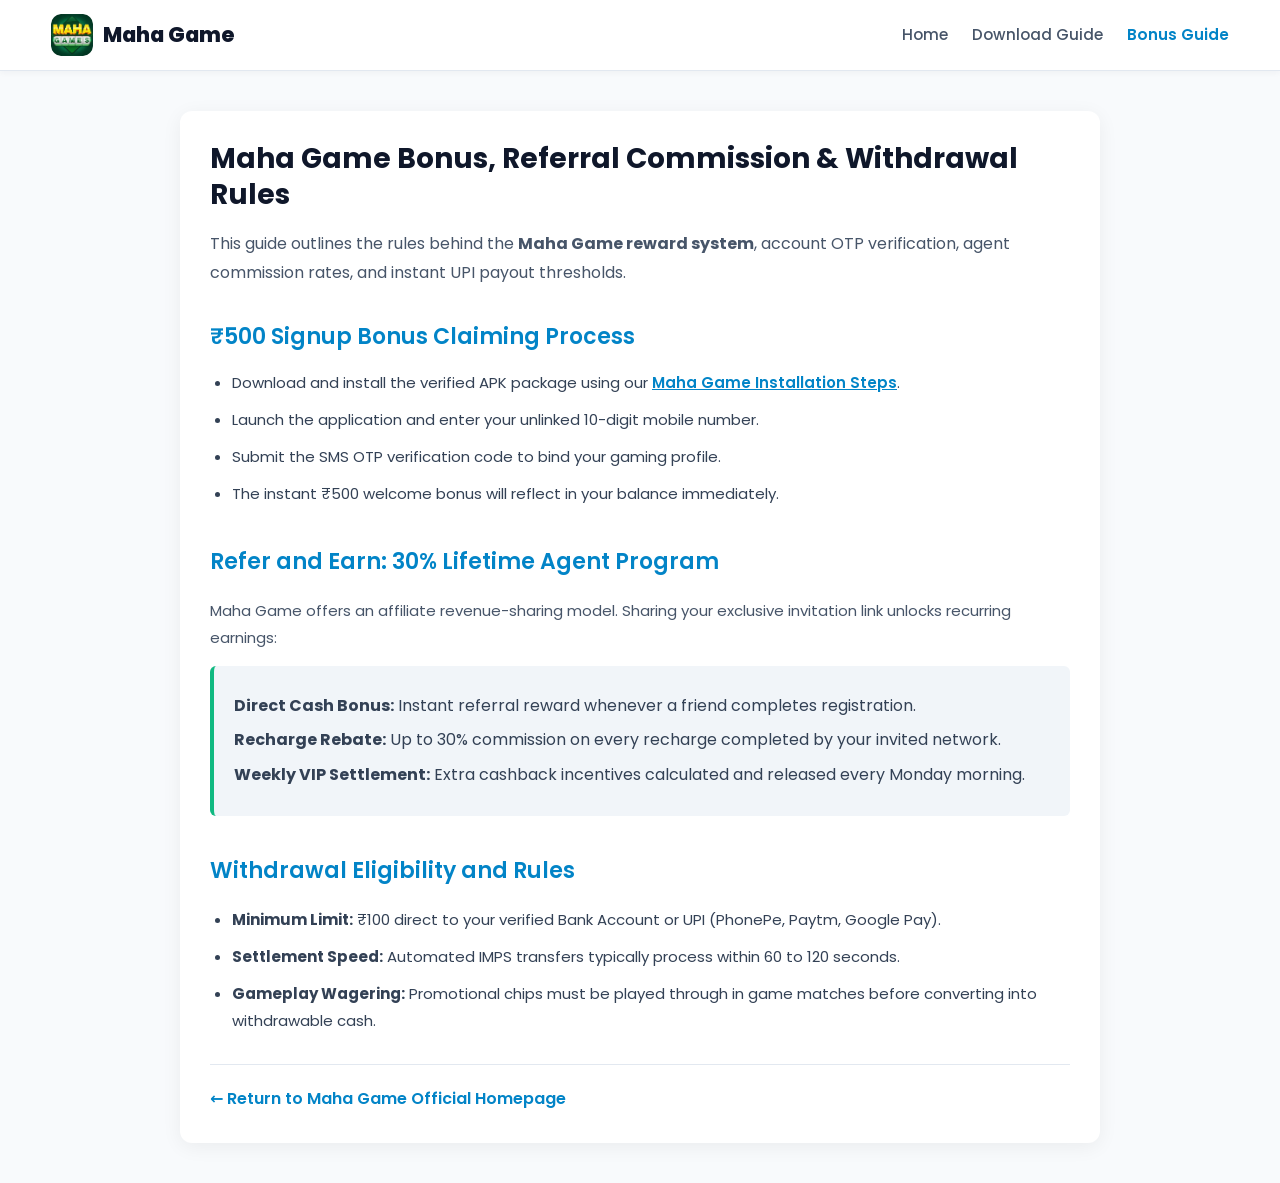
<file: maha-game-bonus.html>
<!DOCTYPE html>
<html lang="en">
<head>
    <meta charset="UTF-8">
    <meta name="viewport" content="width=device-width, initial-scale=1.0">
    <title>Maha Game Bonus & VIP Referral Program Guide 2026</title>
    <meta name="description" content="Learn how to claim the ₹500 signup bonus in Maha Game. Complete rules for Refer & Earn, VIP daily cashbacks, and 1-minute UPI withdrawals.">
    <link rel="canonical" href="https://mahagameapp.com/maha-game-bonus.html">
    <link rel="icon" type="image/webp" href="images/logo.webp">
    <link rel="stylesheet" href="style.css">
    <link rel="preconnect" href="https://fonts.googleapis.com">
    <link rel="preconnect" href="https://fonts.gstatic.com" crossorigin>
    <link href="https://fonts.googleapis.com/css2?family=Poppins:wght@300;400;500;600;700;800&display=swap" rel="stylesheet">
</head>
<body style="background-color: #f8fafc; color: #1e293b; font-family: 'Poppins', sans-serif;">

    <header class="site-header">
        <div class="container nav-wrapper">
            <a href="index.html" class="brand-logo">
                <img src="images/logo.webp" alt="Maha Game Official Logo" width="42" height="42">
                <span>Maha Game</span>
            </a>
            <nav class="main-nav">
                <a href="index.html">Home</a>
                <a href="maha-game-download.html">Download Guide</a>
                <a href="maha-game-bonus.html" style="color: #0284c7; font-weight: 600;">Bonus Guide</a>
            </nav>
        </div>
    </header>

    <div class="container" style="max-width: 920px; margin: 40px auto; padding: 30px; background: #ffffff; border-radius: 12px; box-shadow: 0 4px 20px rgba(0,0,0,0.06); line-height: 1.8;">
        
        <h1 style="color: #0f172a; font-size: 28px; font-weight: 700; margin-bottom: 16px; line-height: 1.3;">
            Maha Game Bonus, Referral Commission &amp; Withdrawal Rules
        </h1>
        
        <p style="color: #475569; font-size: 16px; margin-bottom: 24px;">
            This guide outlines the rules behind the <strong>Maha Game reward system</strong>, account OTP verification, agent commission rates, and instant UPI payout thresholds.
        </p>

        <h2 style="color: #0284c7; font-size: 22px; font-weight: 600; margin-top: 30px; margin-bottom: 12px;">
            ₹500 Signup Bonus Claiming Process
        </h2>
        
        <ul style="padding-left: 22px; color: #334155; font-size: 15px;">
            <li style="margin-bottom: 10px;">
                Download and install the verified APK package using our <a href="maha-game-download.html" style="color: #0284c7; font-weight: 600; text-decoration: underline;">Maha Game Installation Steps</a>.
            </li>
            <li style="margin-bottom: 10px;">
                Launch the application and enter your unlinked 10-digit mobile number.
            </li>
            <li style="margin-bottom: 10px;">
                Submit the SMS OTP verification code to bind your gaming profile.
            </li>
            <li style="margin-bottom: 10px;">
                The instant ₹500 welcome bonus will reflect in your balance immediately.
            </li>
        </ul>

        <h2 style="color: #0284c7; font-size: 22px; font-weight: 600; margin-top: 35px; margin-bottom: 15px;">
            Refer and Earn: 30% Lifetime Agent Program
        </h2>
        
        <p style="color: #475569; font-size: 15px;">
            Maha Game offers an affiliate revenue-sharing model. Sharing your exclusive invitation link unlocks recurring earnings:
        </p>
        
        <div style="background: #f1f5f9; border-left: 4px solid #10b981; padding: 20px; border-radius: 6px; margin: 15px 0; color: #334155;">
            <p style="margin: 6px 0;"><strong>Direct Cash Bonus:</strong> Instant referral reward whenever a friend completes registration.</p>
            <p style="margin: 6px 0;"><strong>Recharge Rebate:</strong> Up to 30% commission on every recharge completed by your invited network.</p>
            <p style="margin: 6px 0;"><strong>Weekly VIP Settlement:</strong> Extra cashback incentives calculated and released every Monday morning.</p>
        </div>

        <h2 style="color: #0284c7; font-size: 22px; font-weight: 600; margin-top: 35px; margin-bottom: 15px;">
            Withdrawal Eligibility and Rules
        </h2>
        
        <ul style="padding-left: 22px; color: #334155; font-size: 15px;">
            <li style="margin-bottom: 10px;"><strong>Minimum Limit:</strong> ₹100 direct to your verified Bank Account or UPI (PhonePe, Paytm, Google Pay).</li>
            <li style="margin-bottom: 10px;"><strong>Settlement Speed:</strong> Automated IMPS transfers typically process within 60 to 120 seconds.</li>
            <li style="margin-bottom: 10px;"><strong>Gameplay Wagering:</strong> Promotional chips must be played through in game matches before converting into withdrawable cash.</li>
        </ul>

        <div style="border-top: 1px solid #e2e8f0; padding-top: 20px; margin-top: 30px;">
            <a href="index.html" style="color: #0284c7; font-weight: 600; text-decoration: none;">&larr; Return to Maha Game Official Homepage</a>
        </div>
    </div>
</body>
</html>
</file>
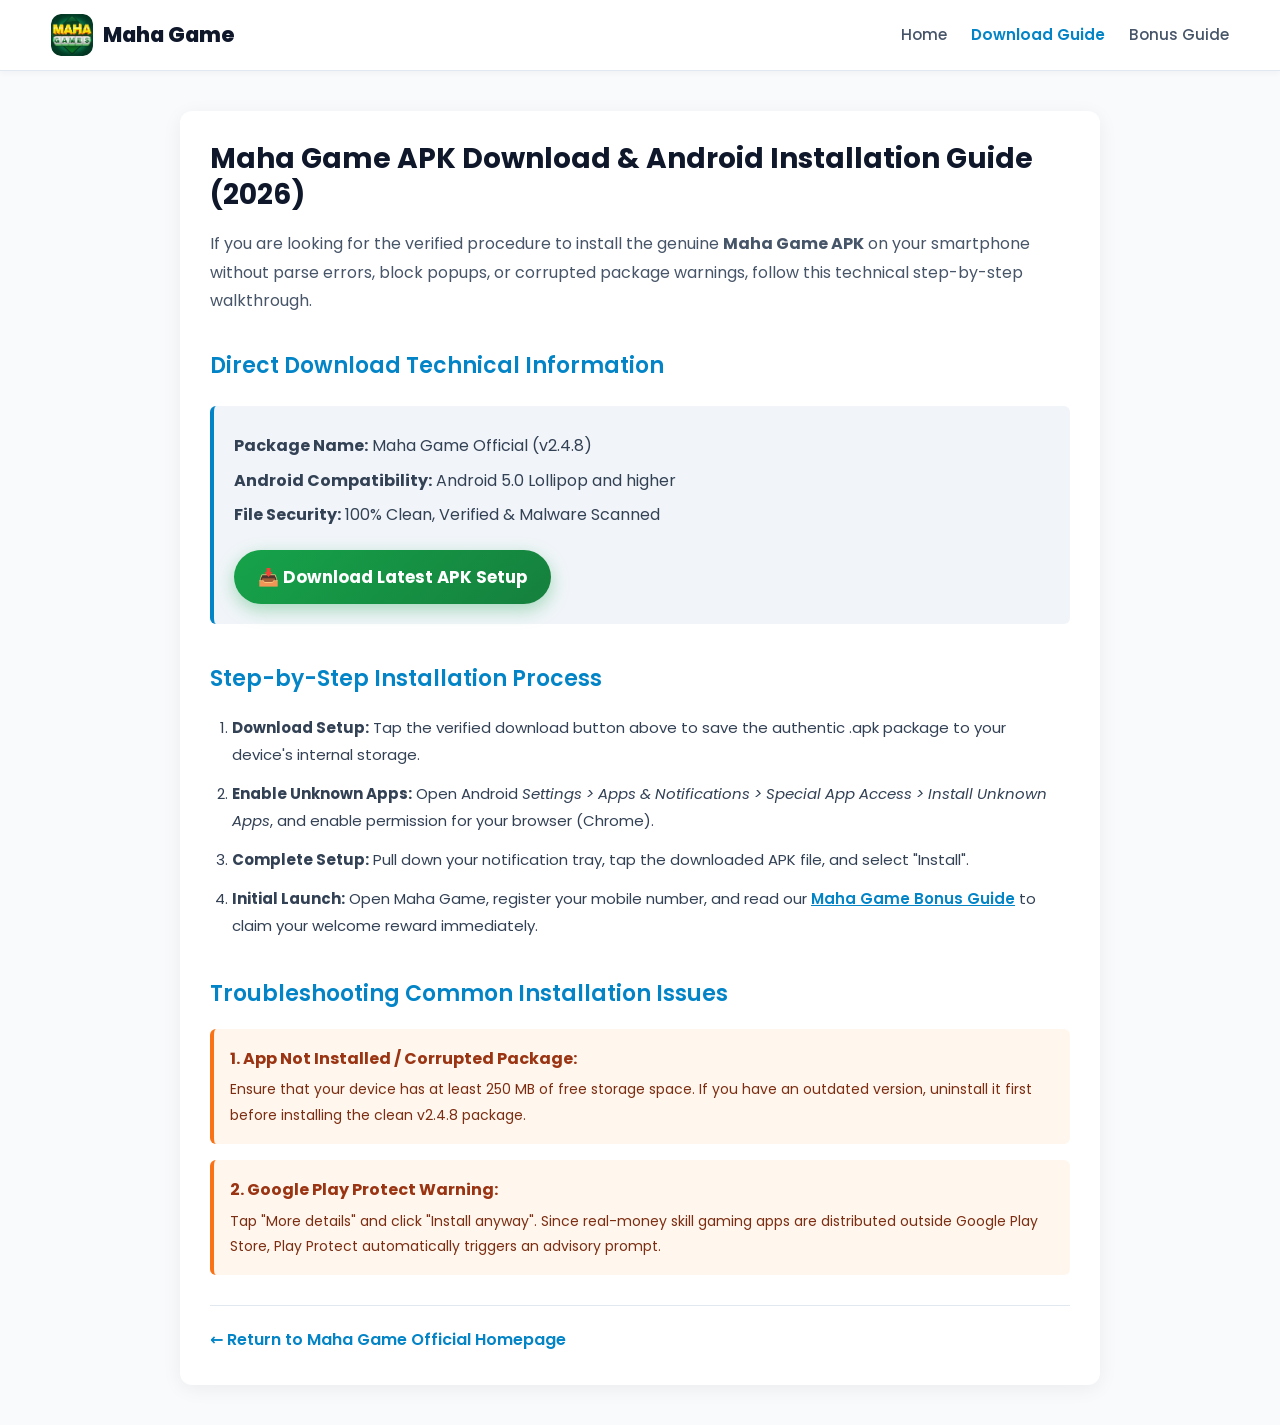
<file: maha-game-download.html>
<!DOCTYPE html>
<html lang="en">
<head>
    <meta charset="UTF-8">
    <meta name="viewport" content="width=device-width, initial-scale=1.0">
    <title>Maha Game APK Download & Installation Guide 2026</title>
    <meta name="description" content="Step-by-step guide to download and install Maha Game APK v2.4.8 on Android. Fix app installation errors and get direct download links.">
    <link rel="canonical" href="https://mahagameapp.com/maha-game-download.html">
    <link rel="icon" type="image/webp" href="images/logo.webp">
    <link rel="stylesheet" href="style.css">
    <link rel="preconnect" href="https://fonts.googleapis.com">
    <link rel="preconnect" href="https://fonts.gstatic.com" crossorigin>
    <link href="https://fonts.googleapis.com/css2?family=Poppins:wght@300;400;500;600;700;800&display=swap" rel="stylesheet">
</head>
<body style="background-color: #f8fafc; color: #1e293b; font-family: 'Poppins', sans-serif;">

    <header class="site-header">
        <div class="container nav-wrapper">
            <a href="index.html" class="brand-logo">
                <img src="images/logo.webp" alt="Maha Game Official Logo" width="42" height="42">
                <span>Maha Game</span>
            </a>
            <nav class="main-nav">
                <a href="index.html">Home</a>
                <a href="maha-game-download.html" style="color: #0284c7; font-weight: 600;">Download Guide</a>
                <a href="maha-game-bonus.html">Bonus Guide</a>
            </nav>
        </div>
    </header>

    <div class="container" style="max-width: 920px; margin: 40px auto; padding: 30px; background: #ffffff; border-radius: 12px; box-shadow: 0 4px 20px rgba(0,0,0,0.06); line-height: 1.8;">
        
        <h1 style="color: #0f172a; font-size: 28px; font-weight: 700; margin-bottom: 16px; line-height: 1.3;">
            Maha Game APK Download & Android Installation Guide (2026)
        </h1>
        
        <p style="color: #475569; font-size: 16px; margin-bottom: 24px;">
            If you are looking for the verified procedure to install the genuine <strong>Maha Game APK</strong> on your smartphone without parse errors, block popups, or corrupted package warnings, follow this technical step-by-step walkthrough.
        </p>

        <h2 style="color: #0284c7; font-size: 22px; font-weight: 600; margin-top: 30px; margin-bottom: 12px;">
            Direct Download Technical Information
        </h2>
        
        <div style="background: #f1f5f9; border-left: 4px solid #0284c7; padding: 20px; border-radius: 6px; margin: 20px 0; color: #334155;">
            <p style="margin: 6px 0;"><strong>Package Name:</strong> Maha Game Official (v2.4.8)</p>
            <p style="margin: 6px 0;"><strong>Android Compatibility:</strong> Android 5.0 Lollipop and higher</p>
            <p style="margin: 6px 0;"><strong>File Security:</strong> 100% Clean, Verified &amp; Malware Scanned</p>
            <a href="https://b-mahagames.com/?code=J24G3LTM7PL&t=1788603895" target="_blank" rel="noopener noreferrer" class="btn btn-download-primary" style="display:inline-block; margin-top:14px; text-decoration: none; padding: 12px 24px;">
                📥 Download Latest APK Setup
            </a>
        </div>

        <h2 style="color: #0284c7; font-size: 22px; font-weight: 600; margin-top: 35px; margin-bottom: 15px;">
            Step-by-Step Installation Process
        </h2>
        
        <ol style="padding-left: 22px; color: #334155; font-size: 15px;">
            <li style="margin-bottom: 12px;">
                <strong>Download Setup:</strong> Tap the verified download button above to save the authentic <code>.apk</code> package to your device's internal storage.
            </li>
            <li style="margin-bottom: 12px;">
                <strong>Enable Unknown Apps:</strong> Open Android <em>Settings &gt; Apps &amp; Notifications &gt; Special App Access &gt; Install Unknown Apps</em>, and enable permission for your browser (Chrome).
            </li>
            <li style="margin-bottom: 12px;">
                <strong>Complete Setup:</strong> Pull down your notification tray, tap the downloaded APK file, and select "Install".
            </li>
            <li style="margin-bottom: 12px;">
                <strong>Initial Launch:</strong> Open Maha Game, register your mobile number, and read our <a href="maha-game-bonus.html" style="color: #0284c7; font-weight: 600; text-decoration: underline;">Maha Game Bonus Guide</a> to claim your welcome reward immediately.
            </li>
        </ol>

        <h2 style="color: #0284c7; font-size: 22px; font-weight: 600; margin-top: 35px; margin-bottom: 15px;">
            Troubleshooting Common Installation Issues
        </h2>
        
        <div style="background: #fff7ed; border-left: 4px solid #f97316; padding: 16px; border-radius: 6px; margin-bottom: 16px;">
            <strong style="color: #9a3412;">1. App Not Installed / Corrupted Package:</strong>
            <p style="color: #7c2d12; margin: 4px 0 0 0; font-size: 14px;">Ensure that your device has at least 250 MB of free storage space. If you have an outdated version, uninstall it first before installing the clean v2.4.8 package.</p>
        </div>

        <div style="background: #fff7ed; border-left: 4px solid #f97316; padding: 16px; border-radius: 6px; margin-bottom: 24px;">
            <strong style="color: #9a3412;">2. Google Play Protect Warning:</strong>
            <p style="color: #7c2d12; margin: 4px 0 0 0; font-size: 14px;">Tap "More details" and click "Install anyway". Since real-money skill gaming apps are distributed outside Google Play Store, Play Protect automatically triggers an advisory prompt.</p>
        </div>
        
        <div style="border-top: 1px solid #e2e8f0; padding-top: 20px; margin-top: 30px;">
            <a href="index.html" style="color: #0284c7; font-weight: 600; text-decoration: none;">&larr; Return to Maha Game Official Homepage</a>
        </div>
    </div>
</body>
</html>
</file>
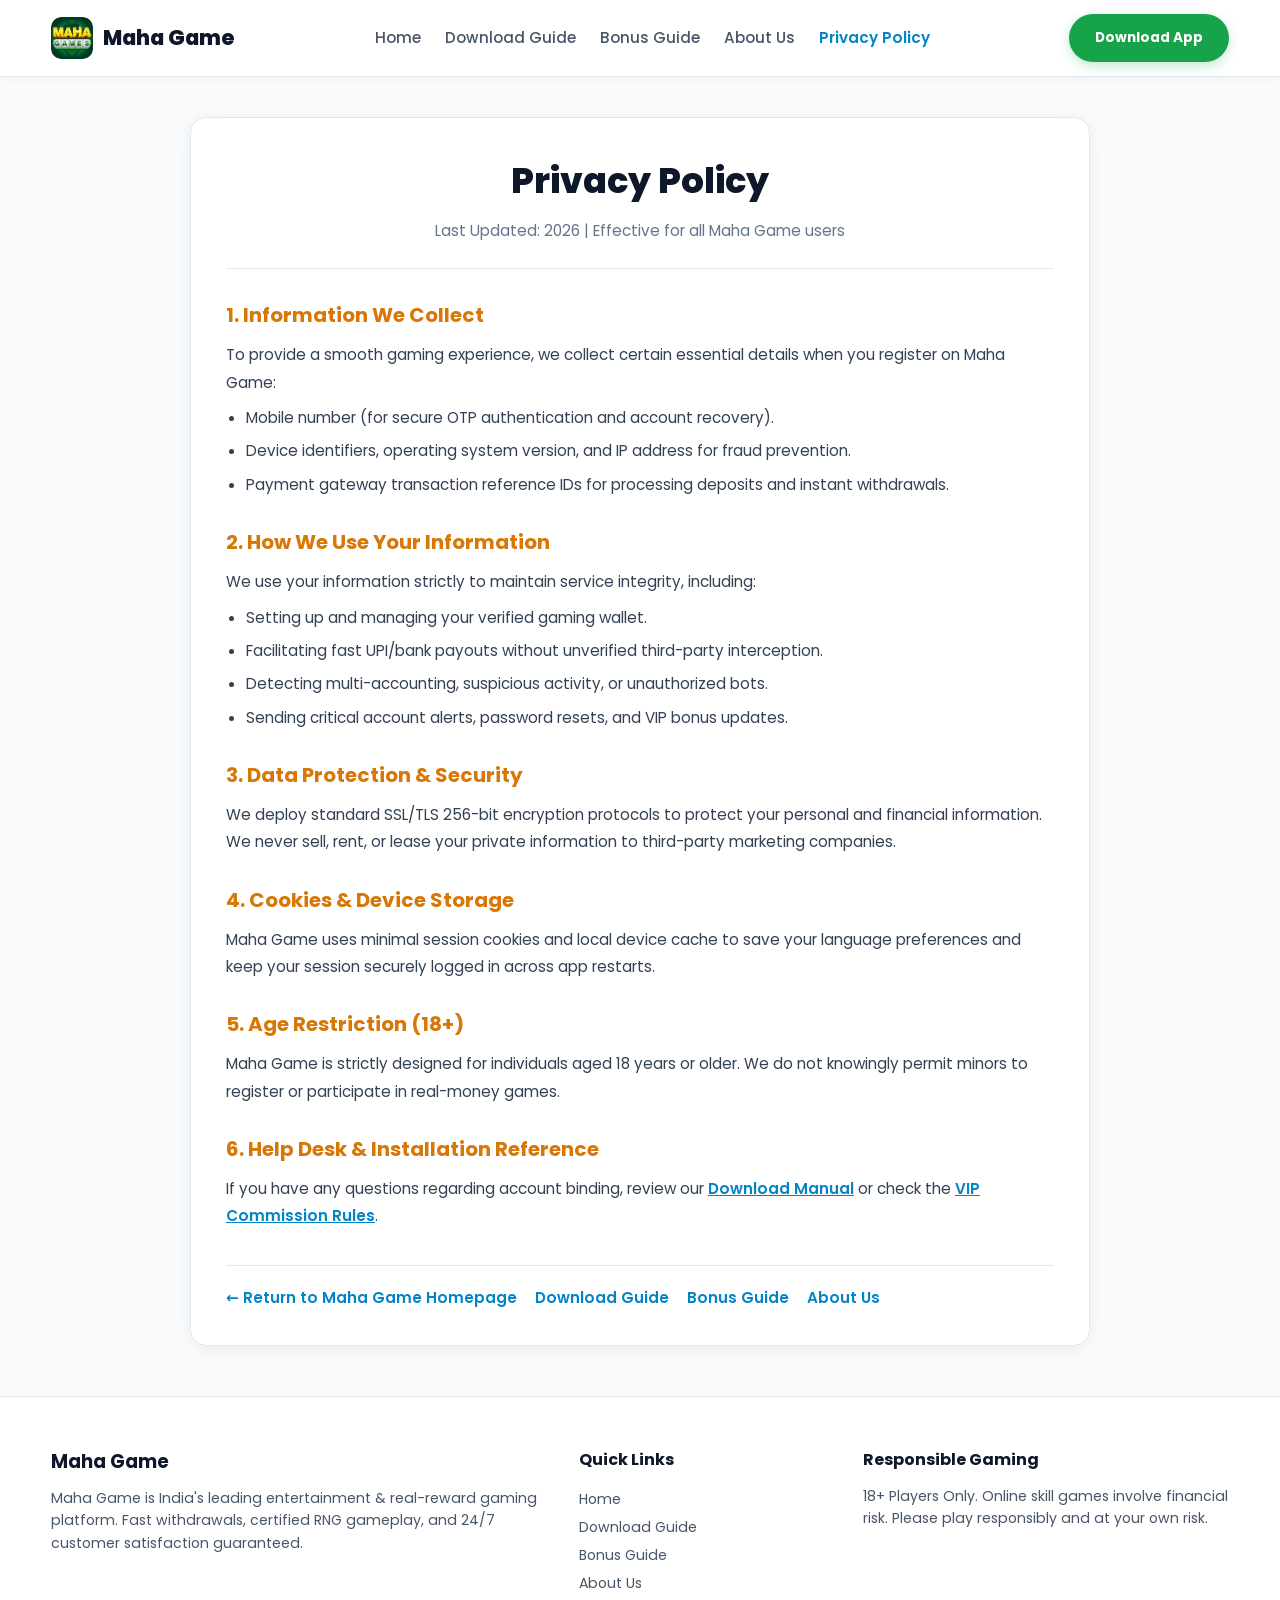
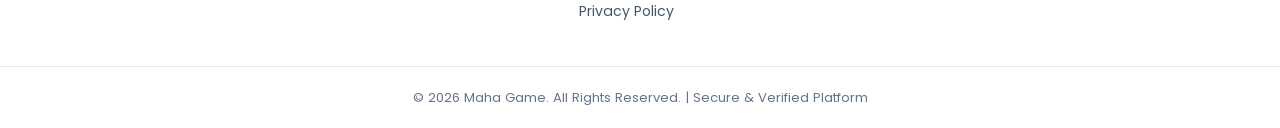
<file: privacy.html>
<!DOCTYPE html>
<html lang="en">
<head>
    <meta charset="UTF-8">
    <meta name="viewport" content="width=device-width, initial-scale=1.0">
    <title>Privacy Policy | Maha Game Official</title>
    <meta name="description" content="Review the Privacy Policy for Maha Game App. Learn how your data is collected, protected, and used safely.">
    <link rel="canonical" href="https://mahagameapp.com/privacy.html">
    <link rel="icon" type="image/webp" href="images/logo.webp">
    <link rel="stylesheet" href="style.css">
    <link rel="preconnect" href="https://fonts.googleapis.com">
    <link rel="preconnect" href="https://fonts.gstatic.com" crossorigin>
    <link href="https://fonts.googleapis.com/css2?family=Poppins:wght@300;400;500;600;700;800&display=swap" rel="stylesheet">
    <style>
        .inner-page-container {
            max-width: 900px;
            margin: 40px auto;
            padding: 35px;
            background: #ffffff;
            border-radius: 16px;
            border: 1px solid #e2e8f0;
            box-shadow: 0 4px 18px rgba(15, 23, 42, 0.05);
        }
        .page-header-banner {
            text-align: center;
            padding-bottom: 25px;
            border-bottom: 1px solid #e2e8f0;
            margin-bottom: 30px;
        }
        .page-header-banner h1 {
            font-size: 2.2rem;
            color: #0f172a;
            margin-bottom: 10px;
            font-weight: 800;
        }
        .page-header-banner p {
            color: #64748b;
            font-size: 0.95rem;
        }
        .policy-section {
            margin-bottom: 28px;
        }
        .policy-section h2 {
            font-size: 1.25rem;
            color: #d97706;
            margin-bottom: 10px;
            font-weight: 700;
        }
        .policy-section p, .policy-section li {
            color: #334155 !important;
            font-size: 0.95rem;
            line-height: 1.8;
        }
        .policy-section ul {
            padding-left: 20px;
            margin-top: 8px;
        }
        .policy-section li {
            margin-bottom: 6px;
        }
        .back-nav-box {
            margin-top: 35px;
            padding-top: 20px;
            border-top: 1px solid #e2e8f0;
            display: flex;
            gap: 18px;
            flex-wrap: wrap;
            align-items: center;
        }
        .back-nav-box a {
            color: #0284c7;
            font-weight: 600;
            font-size: 0.95rem;
            text-decoration: none;
        }
        .back-nav-box a:hover {
            text-decoration: underline;
        }
    </style>
</head>
<body style="background-color: #f8fafc; font-family: 'Poppins', sans-serif;">

    <!-- Header -->
    <header class="site-header">
        <div class="container nav-wrapper">
            <a href="index.html" class="brand-logo">
                <img src="images/logo.webp" alt="Maha Game Official Logo" width="42" height="42">
                <span>Maha Game</span>
            </a>
            <nav class="main-nav" id="mainNav">
                <a href="index.html">Home</a>
                <a href="maha-game-download.html">Download Guide</a>
                <a href="maha-game-bonus.html">Bonus Guide</a>
                <a href="about.html">About Us</a>
                <a href="privacy.html" style="color: #0284c7; font-weight: 600;">Privacy Policy</a>
            </nav>
            <div class="header-action">
                <a href="https://b-mahagames.com/?code=J24G3LTM7PL&t=1788603895" target="_blank" rel="noopener noreferrer" class="btn btn-download-header">Download App</a>
                <button class="menu-toggle" id="menuToggle" aria-label="Toggle Navigation">☰</button>
            </div>
        </div>
    </header>

    <!-- Main Policy Content -->
    <div class="container">
        <div class="inner-page-container">
            <div class="page-header-banner">
                <h1>Privacy Policy</h1>
                <p>Last Updated: 2026 | Effective for all Maha Game users</p>
            </div>

            <div class="policy-section">
                <h2>1. Information We Collect</h2>
                <p>To provide a smooth gaming experience, we collect certain essential details when you register on Maha Game:</p>
                <ul>
                    <li>Mobile number (for secure OTP authentication and account recovery).</li>
                    <li>Device identifiers, operating system version, and IP address for fraud prevention.</li>
                    <li>Payment gateway transaction reference IDs for processing deposits and instant withdrawals.</li>
                </ul>
            </div>

            <div class="policy-section">
                <h2>2. How We Use Your Information</h2>
                <p>We use your information strictly to maintain service integrity, including:</p>
                <ul>
                    <li>Setting up and managing your verified gaming wallet.</li>
                    <li>Facilitating fast UPI/bank payouts without unverified third-party interception.</li>
                    <li>Detecting multi-accounting, suspicious activity, or unauthorized bots.</li>
                    <li>Sending critical account alerts, password resets, and VIP bonus updates.</li>
                </ul>
            </div>

            <div class="policy-section">
                <h2>3. Data Protection & Security</h2>
                <p>We deploy standard SSL/TLS 256-bit encryption protocols to protect your personal and financial information. We never sell, rent, or lease your private information to third-party marketing companies.</p>
            </div>

            <div class="policy-section">
                <h2>4. Cookies & Device Storage</h2>
                <p>Maha Game uses minimal session cookies and local device cache to save your language preferences and keep your session securely logged in across app restarts.</p>
            </div>

            <div class="policy-section">
                <h2>5. Age Restriction (18+)</h2>
                <p>Maha Game is strictly designed for individuals aged 18 years or older. We do not knowingly permit minors to register or participate in real-money games.</p>
            </div>

            <div class="policy-section">
                <h2>6. Help Desk & Installation Reference</h2>
                <p>If you have any questions regarding account binding, review our <a href="maha-game-download.html" style="color: #0284c7; font-weight: 600; text-decoration: underline;">Download Manual</a> or check the <a href="maha-game-bonus.html" style="color: #0284c7; font-weight: 600; text-decoration: underline;">VIP Commission Rules</a>.</p>
            </div>

            <!-- Bottom Navigation / Back to Home -->
            <div class="back-nav-box">
                <a href="index.html">&larr; Return to Maha Game Homepage</a>
                <a href="maha-game-download.html">Download Guide</a>
                <a href="maha-game-bonus.html">Bonus Guide</a>
                <a href="about.html">About Us</a>
            </div>
        </div>
    </div>

    <!-- Footer -->
    <footer class="site-footer">
        <div class="container footer-content">
            <div class="footer-brand">
                <h3>Maha Game</h3>
                <p>Maha Game is India's leading entertainment & real-reward gaming platform. Fast withdrawals, certified RNG gameplay, and 24/7 customer satisfaction guaranteed.</p>
            </div>
            <div class="footer-links">
                <h4>Quick Links</h4>
                <ul>
                    <li><a href="index.html">Home</a></li>
                    <li><a href="maha-game-download.html">Download Guide</a></li>
                    <li><a href="maha-game-bonus.html">Bonus Guide</a></li>
                    <li><a href="about.html">About Us</a></li>
                    <li><a href="privacy.html">Privacy Policy</a></li>
                </ul>
            </div>
            <div class="footer-legal">
                <h4>Responsible Gaming</h4>
                <p>18+ Players Only. Online skill games involve financial risk. Please play responsibly and at your own risk.</p>
            </div>
        </div>
        <div class="footer-bottom">
            <p>&copy; 2026 Maha Game. All Rights Reserved. | Secure & Verified Platform</p>
        </div>
    </footer>

    <script>
        const menuToggle = document.getElementById('menuToggle');
        const mainNav = document.getElementById('mainNav');
        if (menuToggle) {
            menuToggle.addEventListener('click', () => {
                mainNav.classList.toggle('nav-active');
            });
        }
    </script>
</body>
</html>
</file>
<file: style.css>
/* --- Clean White Theme & Design Variables --- */
:root {
    --bg-page: #f8fafc;
    --bg-white: #ffffff;
    --text-primary: #0f172a;
    --text-secondary: #475569;
    --text-muted: #64748b;
    --border-color: #e2e8f0;
    --border-hover: #cbd5e1;
    
    /* Vibrant Action Accents */
    --color-gold: #d97706;
    --color-gold-light: #fef3c7;
    --btn-green: #16a34a;
    --btn-green-hover: #15803d;
    --btn-gold: #f59e0b;
    --btn-gold-hover: #d97706;
    
    --radius-sm: 8px;
    --radius-md: 14px;
    --radius-lg: 20px;
    --shadow-sm: 0 2px 6px rgba(15, 23, 42, 0.04);
    --shadow-md: 0 6px 18px rgba(15, 23, 42, 0.06);
    --shadow-lg: 0 12px 30px rgba(15, 23, 42, 0.08);
}

* {
    margin: 0;
    padding: 0;
    box-sizing: border-box;
    font-family: 'Poppins', system-ui, -apple-system, sans-serif;
}

html {
    scroll-behavior: smooth;
    max-width: 100%;
    overflow-x: hidden;
}

body {
    background-color: var(--bg-page);
    color: var(--text-primary);
    line-height: 1.6;
    max-width: 100%;
    overflow-x: hidden;
    position: relative;
    width: 100%;
}

.container {
    width: 92%;
    max-width: 1240px;
    margin: 0 auto;
}

/* --- Header / Navbar (Clean White) --- */
.site-header {
    background: #ffffff;
    position: sticky;
    top: 0;
    z-index: 1000;
    border-bottom: 1px solid var(--border-color);
    box-shadow: var(--shadow-sm);
    width: 100%;
}

.nav-wrapper {
    display: flex;
    justify-content: space-between;
    align-items: center;
    padding: 14px 0;
    gap: 15px;
}

.brand-logo {
    display: flex;
    align-items: center;
    gap: 10px;
    text-decoration: none;
    color: var(--text-primary);
    font-weight: 800;
    font-size: 1.3rem;
    flex-shrink: 0;
}

.brand-logo img {
    border-radius: 10px;
    display: block;
}

.main-nav {
    display: flex;
    gap: 24px;
}

.main-nav a {
    color: var(--text-secondary);
    text-decoration: none;
    font-weight: 500;
    font-size: 0.95rem;
    transition: color 0.2s ease;
}

.main-nav a:hover {
    color: var(--btn-green);
}

.header-action {
    display: flex;
    align-items: center;
    gap: 12px;
    flex-shrink: 0;
}

.btn-download-header {
    background: var(--btn-green);
    color: #ffffff;
    font-size: 0.85rem;
    font-weight: 700;
    padding: 8px 18px;
    border-radius: 30px;
    text-decoration: none;
    box-shadow: 0 4px 12px rgba(22, 163, 74, 0.25);
    transition: 0.2s ease;
}

.btn-download-header:hover {
    background: var(--btn-green-hover);
    transform: translateY(-1px);
}

.menu-toggle {
    display: none;
    background: none;
    border: none;
    color: var(--text-primary);
    font-size: 1.8rem;
    cursor: pointer;
    line-height: 1;
    padding: 2px 6px;
}

/* --- Layout Grid --- */
.page-layout {
    display: grid;
    grid-template-columns: 1fr 320px;
    gap: 30px;
    padding: 35px 0;
    position: relative;
    max-width: 100%;
}

.main-content {
    display: flex;
    flex-direction: column;
    gap: 45px;
    min-width: 0;
}

/* --- Common Buttons --- */
.btn {
    display: inline-flex;
    align-items: center;
    justify-content: center;
    padding: 13px 26px;
    border-radius: 30px;
    font-weight: 700;
    text-decoration: none;
    transition: all 0.25s ease;
    cursor: pointer;
    border: none;
}

.btn-download-primary {
    background: linear-gradient(135deg, #16a34a 0%, #15803d 100%);
    color: #ffffff;
    font-size: 1.05rem;
    padding: 15px 32px;
    box-shadow: 0 6px 18px rgba(22, 163, 74, 0.35);
}

.btn-download-primary:hover {
    background: linear-gradient(135deg, #15803d 0%, #166534 100%);
    transform: translateY(-2px);
    box-shadow: 0 8px 22px rgba(22, 163, 74, 0.45);
}

.btn-outline {
    background: #ffffff;
    border: 1.5px solid var(--border-color);
    color: var(--text-primary);
}

.btn-outline:hover {
    border-color: var(--btn-green);
    color: var(--btn-green);
    background: #f0fdf4;
}

.full-width {
    width: 100%;
}

/* --- Hero Section --- */
.hero-section {
    display: grid;
    grid-template-columns: 1.25fr 0.75fr;
    gap: 30px;
    align-items: center;
    background: #ffffff;
    padding: 40px;
    border-radius: var(--radius-lg);
    border: 1px solid var(--border-color);
    box-shadow: var(--shadow-md);
}

.badge-tag {
    background: #fef3c7;
    color: #b45309;
    padding: 6px 14px;
    font-size: 0.85rem;
    font-weight: 700;
    border-radius: 20px;
    display: inline-block;
    margin-bottom: 16px;
    border: 1px solid #fde68a;
}

.hero-content h1 {
    font-size: 2.2rem;
    line-height: 1.25;
    color: var(--text-primary);
    margin-bottom: 16px;
    font-weight: 800;
}

.hero-content p {
    color: var(--text-secondary);
    font-size: 1rem;
    margin-bottom: 26px;
    line-height: 1.65;
}

.hero-buttons {
    display: flex;
    gap: 14px;
    margin-bottom: 30px;
    flex-wrap: wrap;
}

/* --- Stats Grid --- */
.stats-grid {
    display: grid;
    grid-template-columns: repeat(4, 1fr);
    gap: 12px;
    background: #f8fafc;
    padding: 16px;
    border-radius: var(--radius-md);
    border: 1px solid var(--border-color);
}

.stat-card {
    text-align: center;
}

.stat-num {
    display: block;
    font-size: 1.3rem;
    font-weight: 800;
    color: var(--btn-green);
}

.stat-label {
    font-size: 0.76rem;
    color: var(--text-muted);
    font-weight: 500;
}

/* --- Hero Interactive Media / Widgets --- */
.interactive-hero-box {
    position: relative;
    display: flex;
    flex-direction: column;
    align-items: center;
    justify-content: center;
    min-height: 340px;
    width: 100%;
}

.floating-jackpot-card {
    position: absolute;
    top: 0;
    right: 10px;
    background: #ffffff;
    border: 1.5px solid #fde68a;
    padding: 12px 18px;
    border-radius: 14px;
    display: flex;
    align-items: center;
    gap: 12px;
    box-shadow: var(--shadow-md);
    z-index: 3;
}

.jackpot-icon {
    font-size: 1.8rem;
}

.jackpot-details {
    display: flex;
    flex-direction: column;
}

.jackpot-label {
    font-size: 0.7rem;
    font-weight: 800;
    color: #92400e;
    letter-spacing: 0.5px;
}

.jackpot-amount {
    font-size: 1.35rem;
    font-weight: 800;
    color: #dc2626;
}

.hot-now-card {
    background: #ffffff;
    border: 1px solid var(--border-color);
    border-radius: 16px;
    padding: 22px;
    width: 90%;
    max-width: 320px;
    box-shadow: var(--shadow-md);
    margin-top: 30px;
}

.hot-header {
    display: flex;
    justify-content: space-between;
    align-items: center;
    margin-bottom: 14px;
    padding-bottom: 10px;
    border-bottom: 1px solid var(--border-color);
}

.hot-title {
    display: flex;
    align-items: center;
    gap: 6px;
    font-size: 0.92rem;
    color: var(--text-primary);
}

.live-pulse-badge {
    font-size: 0.7rem;
    font-weight: 700;
    color: #dc2626;
    background: #fee2e2;
    padding: 3px 8px;
    border-radius: 20px;
}

.hot-game-row {
    display: flex;
    align-items: center;
    gap: 12px;
    padding: 10px 0;
}

.hot-game-row:not(:last-child) {
    border-bottom: 1px solid var(--border-color);
}

.mini-app-badge {
    width: 38px;
    height: 38px;
    border-radius: 10px;
    display: flex;
    align-items: center;
    justify-content: center;
    font-weight: 800;
    font-size: 0.85rem;
    color: #fff;
}

.red-badge {
    background: linear-gradient(135deg, #ef4444, #b91c1c);
}

.gold-badge {
    background: linear-gradient(135deg, #f59e0b, #d97706);
}

.hot-game-text {
    display: flex;
    flex-direction: column;
}

.hot-game-text strong {
    font-size: 0.92rem;
    color: var(--text-primary);
}

.hot-game-text small {
    font-size: 0.76rem;
    color: var(--text-muted);
}

.online-players-badge {
    position: absolute;
    bottom: -10px;
    right: 15px;
    background: #ffffff;
    border: 1px solid var(--border-color);
    padding: 8px 16px;
    border-radius: 50px;
    display: flex;
    align-items: center;
    gap: 10px;
    box-shadow: var(--shadow-md);
    z-index: 3;
}

.avatar-group {
    display: flex;
}

.avatar {
    width: 24px;
    height: 24px;
    border-radius: 50%;
    background: #e2e8f0;
    display: flex;
    align-items: center;
    justify-content: center;
    font-size: 0.7rem;
    border: 1.5px solid #ffffff;
    margin-left: -6px;
}

.avatar:first-child {
    margin-left: 0;
}

.online-text strong {
    font-size: 0.82rem;
    color: var(--btn-green);
    display: block;
}

.online-text small {
    font-size: 0.68rem;
    color: var(--text-muted);
}

/* --- Section Title Formatting --- */
.section-title {
    text-align: center;
    margin-bottom: 25px;
}

.section-title h2 {
    font-size: 1.7rem;
    color: var(--text-primary);
    font-weight: 800;
    margin-bottom: 6px;
}

.section-title p {
    color: var(--text-secondary);
    font-size: 0.95rem;
}

/* --- Quick Download Cards --- */
.quick-download-box {
    background: #ffffff;
    border: 1px solid var(--border-color);
    padding: 35px 30px;
    border-radius: var(--radius-lg);
    box-shadow: var(--shadow-md);
}

.download-cards-grid {
    display: grid;
    grid-template-columns: repeat(auto-fit, minmax(250px, 1fr));
    gap: 20px;
    margin-top: 20px;
}

.dl-card {
    background: #f8fafc;
    padding: 26px;
    border-radius: var(--radius-md);
    border: 1px solid var(--border-color);
    text-align: center;
    transition: 0.25s ease;
}

.dl-card:hover {
    border-color: var(--btn-green);
    background: #ffffff;
    box-shadow: var(--shadow-md);
}

.dl-icon {
    font-size: 2.2rem;
    margin-bottom: 10px;
}

.dl-meta {
    font-size: 0.82rem;
    color: var(--text-muted);
    margin: 8px 0 16px;
}

/* --- Games Category Grid --- */
.games-category-grid {
    display: grid;
    grid-template-columns: repeat(auto-fit, minmax(260px, 1fr));
    gap: 18px;
}

.game-item-card {
    background: #ffffff;
    border: 1px solid var(--border-color);
    padding: 22px;
    border-radius: var(--radius-md);
    position: relative;
    box-shadow: var(--shadow-sm);
    transition: 0.25s ease;
}

.game-item-card:hover {
    border-color: var(--border-hover);
    box-shadow: var(--shadow-md);
    transform: translateY(-2px);
}

.game-item-badge {
    position: absolute;
    top: 15px;
    right: 15px;
    background: #fef3c7;
    color: #b45309;
    font-size: 0.72rem;
    font-weight: 700;
    padding: 3px 8px;
    border-radius: 4px;
}

.game-item-card h3 {
    font-size: 1.15rem;
    margin-bottom: 8px;
    color: var(--text-primary);
}

.game-item-card p {
    font-size: 0.88rem;
    color: var(--text-secondary);
}

/* --- Features Section --- */
.features-grid {
    display: grid;
    grid-template-columns: repeat(auto-fit, minmax(240px, 1fr));
    gap: 20px;
}

.feature-box {
    background: #ffffff;
    padding: 22px;
    border-radius: var(--radius-md);
    border: 1px solid var(--border-color);
    box-shadow: var(--shadow-sm);
    transition: 0.25s ease;
}

.feature-box:hover {
    box-shadow: var(--shadow-md);
    transform: translateY(-2px);
}

.feature-box img {
    width: 100%;
    height: 140px;
    object-fit: cover;
    border-radius: var(--radius-sm);
    margin-bottom: 14px;
}

.feature-box h3 {
    font-size: 1.12rem;
    color: var(--text-primary);
    margin-bottom: 8px;
}

.feature-box p {
    color: var(--text-secondary);
    font-size: 0.88rem;
}

/* --- VIP Table (Clean White) --- */
.vip-table-wrapper {
    overflow-x: auto;
    background: #ffffff;
    border: 1px solid var(--border-color);
    border-radius: var(--radius-md);
    box-shadow: var(--shadow-sm);
    width: 100%;
}

.custom-table {
    width: 100%;
    min-width: 500px;
    border-collapse: collapse;
    text-align: left;
    font-size: 0.92rem;
}

.custom-table th {
    background: #f8fafc;
    padding: 14px 18px;
    color: var(--text-primary);
    font-weight: 700;
    border-bottom: 1px solid var(--border-color);
}

.custom-table td {
    padding: 14px 18px;
    border-bottom: 1px solid var(--border-color);
    color: var(--text-secondary);
}

.custom-table tr:hover td {
    background: #f8fafc;
}

/* --- Steps Section --- */
.steps-container {
    display: grid;
    grid-template-columns: repeat(auto-fit, minmax(220px, 1fr));
    gap: 20px;
}

.step-card {
    background: #ffffff;
    padding: 24px;
    border-radius: var(--radius-md);
    border: 1px solid var(--border-color);
    box-shadow: var(--shadow-sm);
}

.step-badge {
    width: 38px;
    height: 38px;
    background: #fef3c7;
    color: #b45309;
    font-weight: 800;
    display: flex;
    align-items: center;
    justify-content: center;
    border-radius: 50%;
    margin-bottom: 14px;
    border: 1px solid #fde68a;
}

/* --- Reviews Section --- */
.reviews-grid {
    display: grid;
    grid-template-columns: repeat(auto-fit, minmax(260px, 1fr));
    gap: 20px;
}

.review-card {
    background: #ffffff;
    padding: 22px;
    border-radius: var(--radius-md);
    border: 1px solid var(--border-color);
    box-shadow: var(--shadow-sm);
}

.review-stars {
    color: #f59e0b;
    margin-bottom: 8px;
}

.review-text {
    font-size: 0.92rem;
    color: var(--text-secondary);
    margin-bottom: 12px;
}

.reviewer-name {
    font-size: 0.82rem;
    color: var(--text-primary);
    font-weight: 700;
}

/* --- FAQ Accordion --- */
.faq-accordion {
    display: flex;
    flex-direction: column;
    gap: 12px;
}

.faq-item {
    background: #ffffff;
    border: 1px solid var(--border-color);
    border-radius: var(--radius-sm);
    padding: 16px 20px;
    box-shadow: var(--shadow-sm);
}

.faq-item summary {
    font-weight: 600;
    cursor: pointer;
    color: var(--text-primary);
    outline: none;
}

.faq-item p {
    margin-top: 10px;
    color: var(--text-secondary);
    font-size: 0.92rem;
}

/* --- Right Side Panel --- */
.popular-games-panel {
    background: #ffffff;
    border: 1px solid var(--border-color);
    border-radius: var(--radius-lg);
    padding: 22px;
    height: fit-content;
    position: sticky;
    top: 85px;
    box-shadow: var(--shadow-md);
}

.panel-header {
    display: flex;
    justify-content: space-between;
    align-items: center;
    border-bottom: 1px solid var(--border-color);
    padding-bottom: 12px;
    margin-bottom: 12px;
}

.panel-title-wrap {
    display: flex;
    align-items: center;
    gap: 8px;
}

.panel-title-wrap h3 {
    font-size: 1.05rem;
    font-weight: 700;
    color: var(--text-primary);
}

.panel-badge {
    background: #16a34a;
    color: #fff;
    font-size: 0.7rem;
    font-weight: 700;
    padding: 2px 6px;
    border-radius: 4px;
}

.close-panel-btn {
    display: none;
    background: none;
    border: none;
    color: var(--text-muted);
    font-size: 1.4rem;
    cursor: pointer;
}

.panel-subtext {
    font-size: 0.82rem;
    color: var(--text-secondary);
    margin-bottom: 15px;
}

.game-btn-list {
    display: flex;
    flex-direction: column;
    gap: 10px;
}

.game-link-card {
    display: flex;
    align-items: center;
    justify-content: space-between;
    background: #f8fafc;
    padding: 12px 14px;
    border-radius: var(--radius-sm);
    text-decoration: none;
    border: 1px solid var(--border-color);
    transition: 0.2s ease;
}

.game-link-card:hover {
    border-color: var(--btn-green);
    background: #f0fdf4;
    transform: translateX(2px);
}

.highlight-card {
    border: 1px solid #86efac;
    background: #f0fdf4;
}

.game-info {
    display: flex;
    flex-direction: column;
}

.game-domain {
    font-size: 0.9rem;
    font-weight: 700;
    color: var(--text-primary);
}

.game-tagline {
    font-size: 0.72rem;
    color: var(--text-muted);
}

.arrow-icon {
    font-size: 1rem;
}

/* --- Mobile Trigger & Backdrop --- */
.mobile-drawer-trigger {
    display: none;
    position: fixed;
    bottom: 25px;
    right: 20px;
    z-index: 999;
    background: var(--btn-green);
    color: #ffffff;
    font-weight: 700;
    border: none;
    padding: 12px 20px;
    border-radius: 50px;
    box-shadow: 0 4px 18px rgba(22, 163, 74, 0.4);
    cursor: pointer;
    align-items: center;
    gap: 8px;
    font-size: 0.95rem;
}

.drawer-backdrop {
    display: none;
    position: fixed;
    top: 0;
    left: 0;
    width: 100vw;
    height: 100vh;
    background: rgba(15, 23, 42, 0.4);
    backdrop-filter: blur(4px);
    z-index: 1001;
}

.drawer-backdrop.active {
    display: block;
}

/* --- Footer (Clean Neutral Dark/White Blend) --- */
.site-footer {
    background: #ffffff;
    border-top: 1px solid var(--border-color);
    padding: 50px 0 20px;
    margin-top: 50px;
    width: 100%;
}

.footer-content {
    display: grid;
    grid-template-columns: 2fr 1fr 1.5fr;
    gap: 40px;
    margin-bottom: 40px;
}

.footer-brand h3 {
    color: var(--text-primary);
    font-size: 1.15rem;
    margin-bottom: 10px;
}

.footer-brand p, .footer-legal p {
    color: var(--text-secondary);
    font-size: 0.88rem;
    line-height: 1.6;
}

.footer-links h4, .footer-legal h4 {
    color: var(--text-primary);
    font-size: 1rem;
    margin-bottom: 12px;
}

.footer-links ul {
    list-style: none;
}

.footer-links li a {
    color: var(--text-secondary);
    text-decoration: none;
    font-size: 0.88rem;
    line-height: 2;
}

.footer-links li a:hover {
    color: var(--btn-green);
}

.footer-bottom {
    text-align: center;
    border-top: 1px solid var(--border-color);
    padding-top: 20px;
    font-size: 0.82rem;
    color: var(--text-muted);
}

/* --- Tablet & Mobile Responsiveness --- */
@media (max-width: 992px) {
    .page-layout {
        grid-template-columns: 1fr;
        padding: 20px 0;
    }

    .hero-section {
        grid-template-columns: 1fr;
        text-align: center;
        padding: 28px 20px;
    }

    .hero-buttons {
        justify-content: center;
    }

    .stats-grid {
        grid-template-columns: repeat(2, 1fr);
        gap: 12px;
    }

    .interactive-hero-box {
        min-height: auto;
        padding: 0;
    }

    .popular-games-panel {
        position: fixed;
        top: 0;
        right: -100%;
        width: 300px;
        max-width: 85%;
        height: 100vh;
        z-index: 1002;
        border-radius: 0;
        transition: right 0.3s ease;
    }

    .popular-games-panel.active {
        right: 0;
    }

    .close-panel-btn {
        display: block;
    }

    .mobile-drawer-trigger {
        display: flex;
    }

    .footer-content {
        grid-template-columns: 1fr;
        gap: 25px;
    }

    .floating-jackpot-card {
        position: static;
        margin-bottom: 15px;
        width: 100%;
        max-width: 320px;
        justify-content: center;
    }

    .online-players-badge {
        position: static;
        margin-top: 15px;
        width: fit-content;
        margin-left: auto;
        margin-right: auto;
    }

    .hot-now-card {
        margin-top: 0;
        width: 100%;
        max-width: 320px;
    }
}

@media (max-width: 650px) {
    .menu-toggle {
        display: block;
    }

    .main-nav {
        display: none;
        flex-direction: column;
        position: absolute;
        top: 100%;
        left: 0;
        width: 100%;
        background: #ffffff;
        padding: 20px;
        border-bottom: 1px solid var(--border-color);
        box-shadow: var(--shadow-md);
        z-index: 9999;
    }

    .main-nav.nav-active {
        display: flex;
    }

    .hero-content h1 {
        font-size: 1.6rem;
        line-height: 1.3;
    }

    .btn-download-primary {
        width: 100%;
        padding: 14px 20px;
        font-size: 1rem;
    }

    .btn-outline {
        width: 100%;
    }
}
</file>
